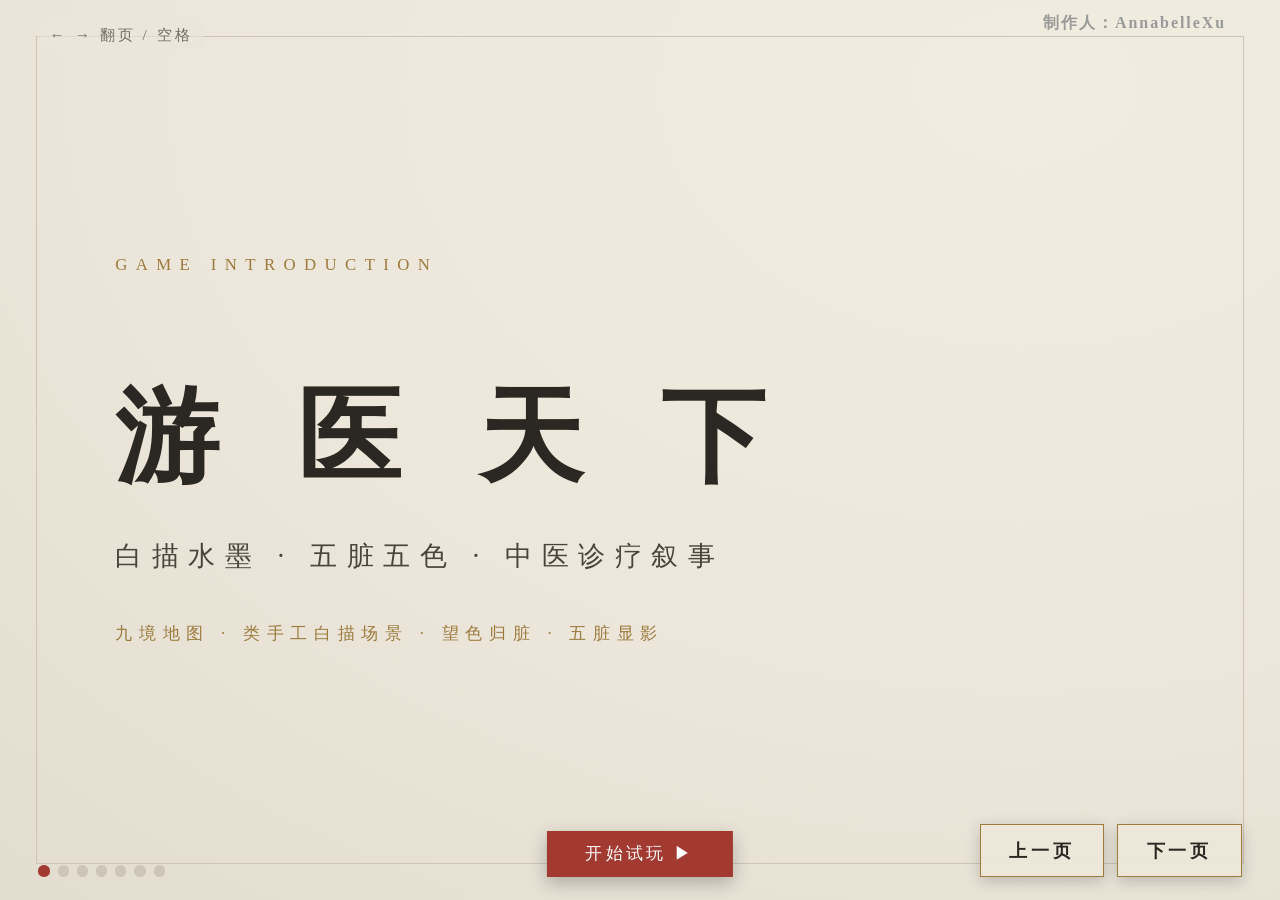
<file: index.html>
<!DOCTYPE html>
<html lang="zh-CN">
<head>
<meta charset="UTF-8">
<meta name="viewport" content="width=device-width, initial-scale=1.0">
<title>游医天下（五脏五色 · 手工级显影）</title>
<link rel="icon" href="favicon.svg" type="image/svg+xml">
<link rel="stylesheet" href="styles.css">
<style>
  /* ===== 开始试玩按钮（放在介绍页内，不占用顶部；随介绍页一起消失） ===== */
  #startTrial{
    position:fixed; bottom:2.6vh; left:50%; transform:translateX(-50%);
    z-index:60; font-family:inherit; font-size:1.05rem; letter-spacing:.2em;
    color:#fff; background:var(--red); border:none; padding:.7rem 2.4rem;
    cursor:pointer; box-shadow:0 6px 18px rgba(0,0,0,.25);
  }
  #startTrial:hover{ background:#8f322b; }

  /* ===== 介绍页样式（取自 game_intro.html） ===== */
  :root{
    --ink:#2b2723; --ink2:#4a443d; --paper:#ece7da; --paper2:#e3ddd0;
    --gold:#9c7b3f; --red:#a33a32; --line:#cdc6b6;
  }
  #introRoot{ position:absolute; inset:0; }
  #deck{ position:relative; width:100vw; height:100vh; overflow:hidden; }
  .slide{
    position:absolute; inset:0; display:none; flex-direction:column; justify-content:center;
    padding:7vh 9vw; background:
      radial-gradient(120% 120% at 80% 10%, #f1ece0 0%, var(--paper) 55%, var(--paper2) 100%);
    opacity:0; transition:opacity .5s ease;
  }
  .slide.active{ display:flex; opacity:1; }
  .slide::after{ content:""; position:fixed; inset:4vmin; border:1px solid var(--line); pointer-events:none; }

  .tag{ font-size:1.05rem; letter-spacing:.5em; color:var(--gold); margin-bottom:1.2rem; }
  h1{ font-size:5.2rem; line-height:1.1; letter-spacing:.15em; margin-bottom:1.2rem; }
  h2{ font-size:2.6rem; letter-spacing:.12em; margin-bottom:2rem; position:relative; padding-left:1.4rem; }
  h2::before{ content:""; position:absolute; left:0; top:.25em; bottom:.25em; width:.28em; background:var(--red); }
  .sub{ font-size:1.5rem; color:var(--ink2); letter-spacing:.2em; }
  .lead{ font-size:1.35rem; color:var(--ink2); line-height:1.9; max-width:62ch; }

  .grid{ display:grid; grid-template-columns:1fr 1fr; gap:2.2rem 3.5rem; max-width:1100px; }
  .card{ border-left:3px solid var(--gold); padding-left:1.2rem; }
  .card .k{ font-size:1.5rem; color:var(--red); letter-spacing:.1em; margin-bottom:.4rem; }
  .card .v{ font-size:1.12rem; color:var(--ink2); line-height:1.75; }

  .flow{ display:flex; flex-wrap:wrap; gap:1rem 0; align-items:stretch; }
  .step{ flex:1 1 18%; min-width:150px; background:#f5f1e7; border:1px solid var(--line); padding:1.1rem 1rem; text-align:center; }
  .step .n{ font-size:1.1rem; color:var(--gold); }
  .step .t{ font-size:1.2rem; margin:.4rem 0; letter-spacing:.1em; }
  .step .d{ font-size:.95rem; color:var(--ink2); line-height:1.6; }
  .arrow{ align-self:center; color:var(--gold); font-size:1.6rem; padding:0 .4rem; }

  .cover-title{ font-size:6.5rem; letter-spacing:.25em; }
  .cover-sub{ margin-top:1.5rem; font-size:1.7rem; color:var(--ink2); letter-spacing:.35em; }
  .cover-meta{ margin-top:3rem; font-size:1.05rem; color:var(--gold); letter-spacing:.4em; }

  .num{ position:absolute; right:6vw; bottom:6vh; font-size:8rem; color:rgba(156,123,63,.16); font-weight:bold; }

  #introRoot .nav{ position:fixed; bottom:2.6vh; right:3vw; z-index:55; display:flex; gap:.8rem; }
  #introRoot .nav button{
    font-family:inherit; font-size:1.15rem; letter-spacing:.2em; color:var(--ink); font-weight:bold;
    background:rgba(236,231,218,.95); border:1px solid var(--gold); padding:.8rem 1.8rem; cursor:pointer;
    box-shadow:0 4px 14px rgba(0,0,0,.2);
  }
  #introRoot .nav button:hover{ background:var(--gold); color:#fff; }
  #introRoot .dots{ position:fixed; bottom:2.6vh; left:3vw; z-index:50; display:flex; gap:.5rem; }
  #introRoot .dots i{ width:.7rem; height:.7rem; border-radius:50%; background:var(--line); cursor:pointer; }
  #introRoot .dots i.on{ background:var(--red); }
  #introRoot .hint{ position:fixed; top:2.4vh; left:3vw; z-index:50; font-size:.95rem; color:rgba(74,68,61,.75); letter-spacing:.2em; background:rgba(236,231,218,.6); padding:.2rem .7rem; }
  #introRoot .credit{ position:fixed; top:1.4vmin; right:6vmin; z-index:50; font-size:1rem; color:#9a9a9a; letter-spacing:.12em; font-weight:bold; }

  @media (max-width:780px){
    .slide{ padding:5vh 6vw; justify-content:flex-start; overflow-y:auto; }
    .tag{ font-size:.8rem; letter-spacing:.3em; margin-bottom:.8rem; }
    h1{ font-size:2.6rem; letter-spacing:.08em; }
    h2{ font-size:1.7rem; letter-spacing:.08em; margin-bottom:1.2rem; }
    .sub{ font-size:1.05rem; letter-spacing:.12em; }
    .lead{ font-size:1rem; line-height:1.8; max-width:none; }
    .cover-title{ font-size:clamp(40px,16vw,84px); letter-spacing:.12em; }
    .cover-sub{ font-size:1.1rem; letter-spacing:.2em; }
    .cover-meta{ font-size:.85rem; letter-spacing:.2em; margin-top:1.6rem; }
    .grid{ grid-template-columns:1fr; gap:1.4rem 0; max-width:none; }
    .card .k{ font-size:1.2rem; }
    .card .v{ font-size:1rem; line-height:1.7; }
    .flow{ flex-direction:column; align-items:stretch; gap:.5rem; }
    .step{ flex:1 1 auto; min-width:0; }
    .arrow{ transform:rotate(90deg); padding:.1rem 0; align-self:center; }
    .num{ font-size:4.5rem; right:4vw; bottom:2vh; }
    #introRoot .nav{ bottom:1.2vh; right:3vw; }
    #introRoot .nav button{ font-size:.8rem; padding:.4rem .8rem; letter-spacing:.1em; }
    #introRoot .dots i{ width:.55rem; height:.55rem; }
    #introRoot .hint{ font-size:.72rem; }
    #introRoot .credit{ font-size:.78rem; }
    #startTrial{ bottom:6vh; font-size:.9rem; padding:.6rem 1.6rem; }
  }
</style>
<script type="importmap">
{
  "imports": {
    "three": "./vendor/three.module.js"
  }
}
</script>
</head>
<body>

  <!-- 全局错误浮层：在模块加载前注册，便于暴露 ES Module 加载失败等静默错误 -->
  <script>
  (function () {
    function box() {
      var b = document.getElementById('errBox');
      if (!b) {
        b = document.createElement('div'); b.id = 'errBox';
        b.style.cssText = 'position:fixed;left:0;right:0;top:0;z-index:99999;background:#7a1f1f;color:#fff;font:12.5px/1.6 ui-monospace,Menlo,Consolas,monospace;padding:10px 14px;white-space:pre-wrap;max-height:40vh;overflow:auto';
        document.body.appendChild(b);
      }
      return b;
    }
    window.addEventListener('error', function (e) {
      // 忽略图片等装饰性资源的加载失败（如 QR 缺失），避免弹出挡界面的红条；只暴露脚本/模块加载错误与 JS 异常
      if (e.target && e.target.tagName === 'IMG') return;
      var m = e.message || (e.error && e.error.message) || (e.target && (e.target.src || e.target.href) ? ('资源加载失败: ' + (e.target.src || e.target.href)) : '未知错误');
      box().textContent += '\n[错误] ' + m;
    }, true);
    window.addEventListener('unhandledrejection', function (e) {
      box().textContent += '\n[Promise] ' + ((e.reason && e.reason.message) || e.reason);
    });
  })();
  </script>

  <!-- ===== 介绍视图（幻灯片） ===== -->
  <div id="introRoot">
    <div id="deck">
      <section class="slide active">
        <div class="tag">GAME INTRODUCTION</div>
        <h1 class="cover-title">游 医 天 下</h1>
        <div class="cover-sub">白描水墨 · 五脏五色 · 中医诊疗叙事</div>
        <div class="cover-meta">九境地图 · 类手工白描场景 · 望色归脏 · 五脏显影</div>
      </section>

      <section class="slide">
        <div class="tag">01 / POSITIONING</div>
        <h2>产品定位</h2>
        <div class="grid">
          <div class="card"><div class="k">品类</div><div class="v">以中医「五脏五色」学说为核心的国风叙事解谜游戏，将传统诊疗化为可玩机制。</div></div>
          <div class="card"><div class="k">美术</div><div class="v">白描水墨 + 低多边形立体，黑白山水意境与现代程序化美术相融合。</div></div>
          <div class="card"><div class="k">形态</div><div class="v">上帝视角九境地图探索，每境一座 Three.js 实时渲染的类手工白描场景，循河而上次第解锁。</div></div>
          <div class="card"><div class="k">受众</div><div class="v">国风文化爱好者、中医科普人群、叙事与解谜游戏玩家；兼具娱乐与文化传播价值。</div></div>
          <div class="card"><div class="k">差异化</div><div class="v">把「处方」变成可操作的五行调色系统，以望色归脏与五脏显影承载叙事，而非传统战斗驱动。</div></div>
          <div class="card"><div class="k">价值主张</div><div class="v">在游戏里读懂五脏五色，用「拟方」改变世界，以一介游医之眼遍历九境时疫。</div></div>
        </div>
        <div class="num">壹</div>
      </section>

      <section class="slide">
        <div class="tag">02 / TECHNOLOGY</div>
        <h2>核心技术应用</h2>
        <div class="grid">
          <div class="card"><div class="k">Three.js 实时渲染</div><div class="v">程序化占位 + glTF 加载，类手工白描场景的雾色、灯光随组方实时变化，构建可交互世界。</div></div>
          <div class="card"><div class="k">glTF 资产加载</div><div class="v">支持外部模型导入与程序化占位，人物与场景可平滑替换升级。</div></div>
          <div class="card"><div class="k">五脏五色组方系统</div><div class="v">数据驱动的状态映射：五色剂量实时作用于场景雾色、灯光与角色腰带色。</div></div>
          <div class="card"><div class="k">望色归脏推演</div><div class="v">拍照上传 → 五色归脏 → 拟方推演，并结合八字四柱参定先天体质与取向。</div></div>
          <div class="card"><div class="k">手工级五脏显影</div><div class="v">角色身上实时显影「五色入五脏」，把中医理论具象化为可视反馈。</div></div>
          <div class="card"><div class="k">轻量前端架构</div><div class="v">importmap + ES Modules，零构建即可在浏览器运行，便于演示与分发。</div></div>
        </div>
        <div class="num">贰</div>
      </section>

      <section class="slide">
        <div class="tag">03 / CREATIVITY</div>
        <h2>游戏创意点说明</h2>
        <div class="grid">
          <div class="card"><div class="k">拟方即调色</div><div class="v">将中医处方抽象为「肝青/心赤/脾黄/肺白/肾黑」五色剂量，用调色盘代替开方。</div></div>
          <div class="card"><div class="k">五脏显影</div><div class="v">角色身上实时显影「五色入五脏」的疗效反馈，具象化中医理论，可开合查看。</div></div>
          <div class="card"><div class="k">望色归脏</div><div class="v">上传一张照片，依「五色入五脏」推演归脏并拟方，把望诊变成可玩机制。</div></div>
          <div class="card"><div class="k">环境即反馈</div><div class="v">场景雾色、灯光、腰带色随组方实时晕染，让「药效」可见可感。</div></div>
          <div class="card"><div class="k">九境叙事</div><div class="v">上帝视角地图循河解锁，九境各有偏性，组方施治串起整段行医治验。</div></div>
          <div class="card"><div class="k">白描 × 立体</div><div class="v">类手工白描线稿质感叠加低多边形立体空间，形成独特的中式极简视觉语言。</div></div>
        </div>
        <div class="num">叁</div>
      </section>

      <section class="slide">
        <div class="tag">04 / GAMEPLAY</div>
        <h2>核心玩法说明</h2>
        <div class="flow">
          <div class="step"><div class="n">壹</div><div class="t">探图解锁</div><div class="d">上帝视角九境地图，<br>循河而上逐境解锁。</div></div>
          <span class="arrow">→</span>
          <div class="step"><div class="n">贰</div><div class="t">入境观察</div><div class="d">进入类手工白描场景，<br>观察环境与人物气色，<br>判断该境偏性。</div></div>
          <span class="arrow">→</span>
          <div class="step"><div class="n">叁</div><div class="t">拟方调色</div><div class="d">调五脏五色剂量，<br>实时晕染雾色灯光与腰带色。</div></div>
          <span class="arrow">→</span>
          <div class="step"><div class="n">肆</div><div class="t">五脏显影</div><div class="d">查看角色身上五色入五脏的疗效反馈。</div></div>
          <span class="arrow">→</span>
          <div class="step"><div class="n">伍</div><div class="t">望色归脏</div><div class="d">拍照上传，<br>五色归脏并拟方推演，<br>结合八字参定先天体质。</div></div>
        </div>
        <p class="lead" style="margin-top:3rem;">玩家以「游医」身份遍历九境，用一套可视化的五脏五色组方体系应对不同疫病：每一次调色都是一次处方，每一处显影都是一次疗效，世界因你的药方而改变。</p>
        <div class="num">肆</div>
      </section>

      <section class="slide">
        <div class="tag">05 / NPC · GNPC</div>
        <h2>会聊天的药灵 · 智能体对话</h2>
        <div class="grid">
          <div class="card"><div class="k">GNPC 智能体平台</div><div class="v">接入腾讯云 GNPC 智能体，把五脏五色、性味归经等中医知识注入可对话 NPC。</div></div>
          <div class="card"><div class="k">外泌体晨光</div><div class="v">游戏内常驻 NPC，玩家随时点开与它对话，问医理、问剧情、问组方思路。</div></div>
          <div class="card"><div class="k">望色归脏推演</div><div class="v">上传照片后，它依「五色入五脏」给出归脏与拟方推演，而非空泛应答。</div></div>
          <div class="card"><div class="k">对话驱动叙事</div><div class="v">NPC 依剧情语境应答，让「游医行脚」的叙事随对话自然推进。</div></div>
          <div class="card"><div class="k">同源安全调用</div><div class="v">NPC 调用经本地代理签名转发，密钥不落前端，规避 CORS 与泄露。</div></div>
          <div class="card"><div class="k">可玩化科普</div><div class="v">把枯燥的中医术语变成可对话、可试玩的活体验，兼顾趣味与传播。</div></div>
        </div>
        <div class="num">伍</div>
      </section>

      <section class="slide" style="justify-content:flex-start;padding-top:9vh;">
        <div class="tag" style="text-align:center;">TRY / 扫码试玩</div>
        <h2 style="text-align:center;padding-left:0;">扫码即玩《游医天下》</h2>
        <div style="display:flex;justify-content:center;margin-top:1.5rem;">
          <img src="qrcode_play.png" alt="扫码试玩" style="width:min(46vmin,360px);height:auto;border:1px solid var(--line);background:var(--paper);padding:10px;" onerror="this.style.display='none';var f=document.getElementById('qrFallback');if(f)f.style.display='block';">
          <div id="qrFallback" style="display:none;text-align:center;font-size:1.05rem;color:var(--ink2);letter-spacing:.15em;line-height:2;">
            （二维码生成中…）<br>请直接使用下方「开始试玩 ▶」
          </div>
        </div>
        <p class="lead" style="text-align:center;margin:1.6rem auto 0;">手机扫码进入在线试玩 · 与「外泌体晨光」对话，<br>体验望色归脏拟方</p>
        <p style="text-align:center;color:var(--gold);letter-spacing:.12em;font-size:1rem;margin-top:.6rem;">点击下方「开始试玩」即可在网页内直接游玩</p>
      </section>
    </div>

    <div class="hint">← → 翻页 / 空格</div>
    <div class="credit">制作人：AnnabelleXu</div>
    <div class="dots" id="dots"></div>
    <div class="nav">
      <button id="prev">上一页</button>
      <button id="next">下一页</button>
    </div>
    <button id="startTrial">开始试玩 ▶</button>
  </div>

  <!-- ===== 游戏视图（默认隐藏，点击「开始试玩」后再加载模块） ===== -->
  <div id="gameRoot" style="display:none">

    <!-- 标题屏 -->
    <div id="title" class="screen on">
      <div class="sub">明清之交 · 瘟疫流行</div>
      <h1>游醫天下</h1>
      <div class="br"></div>
      <div class="sub">五脏五色 拟方 实时手工级显影</div>
      <button class="start" id="startBtn">入 卷</button>
      <div class="leaf">内容为虚构，如有雷同纯属巧合</div>
    </div>

    <!-- 世界地图屏（上帝视角） -->
    <div id="mapScreen" class="screen">
      <div class="map-wrap" id="mapWrap"></div>
      <div class="map-title"><b>天下疫图</b><span>上帝视角 · 点击地点入其境</span></div>
      <div class="map-hint">循河而上，九境次第解锁。点击地点入其境；拟方调五脏五色，实时晕染场景，并于人物身上显影五色于五脏——点角色可开合「手工级五脏显影」。</div>
    </div>

    <!-- 类手工白描场景屏 -->
    <div id="sceneScreen" class="screen">
      <div class="scene-stage" id="sceneStage">
        <div class="bg-layer" id="bgLayer"></div>
        <div class="veil" id="veil"></div>
        <div class="ctag" id="ctag">五脏显影 · 手工级</div>
      </div>
      <div class="scene-hud" id="sceneHud"></div>
      <div class="scene-tools" id="sceneTools"></div>
      <div class="drawer" id="drawer"></div>

      <div class="story-layer" id="storyLayer">
        <div class="story-shot">
          <div class="story-cap" id="storyCap"></div>
        </div>
        <div class="story-bar">
          <span id="storyStep"></span>
          <button class="btn primary" id="storyNext">继续 ▶</button>
        </div>
        <div class="analysis" id="analysis">
          <div class="a-card">
            <div class="a-title">本案情况分析</div>
            <div class="a-body" id="analysisBody"></div>
            <button class="btn primary" id="analysisGo">开始拟方 ▶</button>
          </div>
        </div>
      </div>

      <div class="outcome-layer" id="outcomeLayer">
        <div class="outcome-cap" id="outcomeCap"></div>
        <button class="btn primary outcome-go" id="outcomeGo">观此转归 ▶</button>
      </div>
    </div>

    <!-- 结局屏 -->
    <div id="endScreen" class="screen" style="align-items:center;justify-content:center;text-align:center;background:var(--paper)">
      <div class="inner" id="endInner"></div>
    </div>

    <div class="toast" id="toast"></div>
    <div class="disclaimer" id="disclaimer">⚕ 本游戏不构成临床用药建议 · 所拟方药仅供剧情演绎，有病请及时就医</div>
  </div>

  <!-- GNPC 聊天后端地址：默认为云函数公网地址（绑定自定义域名后对外可用）。
       本地联调时可改为 '' 走同源的本地 gnpc_proxy.py。 -->
  <script>window.GNPC_API = 'https://ai-native-d7gjgsyyefdea561d-1302042144.ap-shanghai.app.tcloudbase.com/gnpcChat/gnpc/chat';</script>

  <script>
  (function () {
    // ===== 介绍页幻灯片 =====
    var slides = Array.prototype.slice.call(document.querySelectorAll('#deck .slide'));
    var dots = document.getElementById('dots');
    var cur = 0;
    slides.forEach(function (_, i) {
      var d = document.createElement('i');
      if (i === 0) d.className = 'on';
      d.title = '第 ' + (i + 1) + ' 页';
      d.onclick = function () { go(i); };
      dots.appendChild(d);
    });
    function go(n) {
      cur = (n + slides.length) % slides.length;
      slides.forEach(function (s, i) { s.classList.toggle('active', i === cur); });
      Array.prototype.slice.call(dots.children).forEach(function (d, i) { d.classList.toggle('on', i === cur); });
    }
    document.getElementById('next').onclick = function () { go(cur + 1); };
    document.getElementById('prev').onclick = function () { go(cur - 1); };
    addEventListener('keydown', function (e) {
      if (e.key === 'ArrowRight' || e.key === ' ') { go(cur + 1); e.preventDefault(); }
      if (e.key === 'ArrowLeft') go(cur - 1);
    });

    // ===== 顶部视图切换 =====
    var introRoot = document.getElementById('introRoot');
    var gameRoot = document.getElementById('gameRoot');
    var gameLoaded = false;
    function loadGame() {
      if (gameLoaded) return;
      gameLoaded = true;
      // 先加载 data.js(经典脚本)，onload 后再顺序注入 art3d.js / game.js(模块)，确保依赖顺序
      var s0 = document.createElement('script'); s0.src = 'data.js';
      s0.onload = function () {
        var s1 = document.createElement('script'); s1.type = 'module'; s1.src = 'art3d.js'; document.body.appendChild(s1);
        var s2 = document.createElement('script'); s2.type = 'module'; s2.src = 'game.js'; document.body.appendChild(s2);
      };
      document.body.appendChild(s0);
    }
    function show(view) {
      if (view === 'game') {
        introRoot.style.display = 'none';
        gameRoot.style.display = '';
        loadGame();
        // 容器刚变为可见，触发一次 resize 让 Three.js 正确取尺寸
        setTimeout(function () { window.dispatchEvent(new Event('resize')); }, 60);
      } else {
        gameRoot.style.display = 'none';
        introRoot.style.display = '';
      }
    }
    var startTrial = document.getElementById('startTrial');
    if (startTrial) startTrial.addEventListener('click', function () { show('game'); });
  })();
  </script>

  <script>
  /* 底部免责条在竖屏会折行变高（约 30px → 45px），固定值避让不够。
     这里量出它的真实高度写入 --barH，供入卷页、地图提示、抽屉、提示条等底部元素让位。 */
  (function () {
    var bar = document.getElementById('disclaimer');
    var root = document.documentElement;
    function syncBarH() {
      if (!bar) return;
      var h = Math.ceil(bar.getBoundingClientRect().height);
      if (h > 0) root.style.setProperty('--barH', h + 'px');
    }
    syncBarH();
    addEventListener('load', syncBarH);
    addEventListener('resize', syncBarH);
    addEventListener('orientationchange', function () { setTimeout(syncBarH, 150); });
    if (window.ResizeObserver) { try { new ResizeObserver(syncBarH).observe(bar); } catch (e) {} }
  })();
  </script>
</body>
</html>
</file>
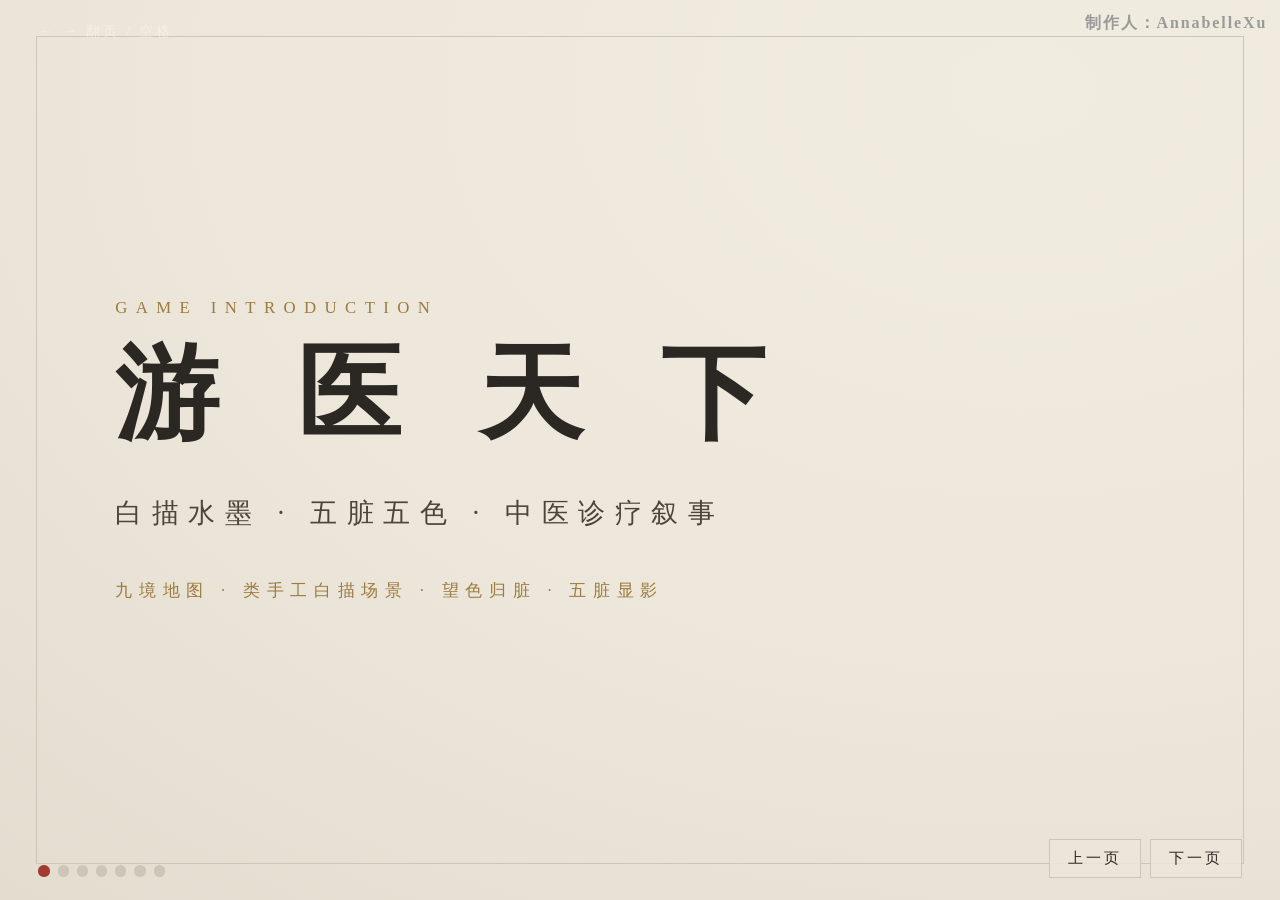
<file: game_intro.html>
<!DOCTYPE html>
<html lang="zh-CN">
<head>
<meta charset="UTF-8">
<meta name="viewport" content="width=device-width, initial-scale=1.0">
<title>游医天下 · 游戏介绍</title>
<link rel="icon" href="favicon.svg" type="image/svg+xml">
<style>
  * { margin:0; padding:0; box-sizing:border-box; }
  :root{
    --ink:#2b2723; --ink2:#4a443d; --paper:#ece7da; --paper2:#e3ddd0;
    --gold:#9c7b3f; --red:#a33a32; --line:#cdc6b6;
  }
  html,body{ height:100%; background:#1b1916; font-family:"Songti SC","STSong","Noto Serif SC",serif; color:var(--ink); }
  #deck{ position:relative; width:100vw; height:100vh; overflow:hidden; }
  .slide{
    position:absolute; inset:0; display:none; flex-direction:column; justify-content:center;
    padding:7vh 9vw; background:
      radial-gradient(120% 120% at 80% 10%, #f1ece0 0%, var(--paper) 55%, var(--paper2) 100%);
    opacity:0; transition:opacity .5s ease;
  }
  .slide.active{ display:flex; opacity:1; }
  .slide::after{ content:""; position:absolute; inset:4vmin; border:1px solid var(--line); pointer-events:none; }

  .tag{ font-size:1.05rem; letter-spacing:.5em; color:var(--gold); margin-bottom:1.2rem; }
  h1{ font-size:5.2rem; line-height:1.1; letter-spacing:.15em; margin-bottom:1.2rem; }
  h2{ font-size:2.6rem; letter-spacing:.12em; margin-bottom:2rem; position:relative; padding-left:1.4rem; }
  h2::before{ content:""; position:absolute; left:0; top:.25em; bottom:.25em; width:.28em; background:var(--red); }
  .sub{ font-size:1.5rem; color:var(--ink2); letter-spacing:.2em; }
  .lead{ font-size:1.35rem; color:var(--ink2); line-height:1.9; max-width:62ch; }

  .grid{ display:grid; grid-template-columns:1fr 1fr; gap:2.2rem 3.5rem; max-width:1100px; }
  .card{ border-left:3px solid var(--gold); padding-left:1.2rem; }
  .card .k{ font-size:1.5rem; color:var(--red); letter-spacing:.1em; margin-bottom:.4rem; }
  .card .v{ font-size:1.12rem; color:var(--ink2); line-height:1.75; }

  .flow{ display:flex; flex-wrap:wrap; gap:1rem 0; align-items:stretch; }
  .step{ flex:1 1 18%; min-width:150px; background:#f5f1e7; border:1px solid var(--line); padding:1.1rem 1rem; text-align:center; }
  .step .n{ font-size:1.1rem; color:var(--gold); }
  .step .t{ font-size:1.2rem; margin:.4rem 0; letter-spacing:.1em; }
  .step .d{ font-size:.95rem; color:var(--ink2); line-height:1.6; }
  .arrow{ align-self:center; color:var(--gold); font-size:1.6rem; padding:0 .4rem; }

  .cover-title{ font-size:6.5rem; letter-spacing:.25em; }
  .cover-sub{ margin-top:1.5rem; font-size:1.7rem; color:var(--ink2); letter-spacing:.35em; }
  .cover-meta{ margin-top:3rem; font-size:1.05rem; color:var(--gold); letter-spacing:.4em; }

  .num{ position:absolute; right:6vw; bottom:6vh; font-size:8rem; color:rgba(156,123,63,.16); font-weight:bold; }

  .nav{ position:fixed; bottom:2.4vh; right:3vw; z-index:50; display:flex; gap:.6rem; }
  .nav button{
    font-family:inherit; font-size:.95rem; letter-spacing:.2em; color:var(--ink);
    background:rgba(236,231,218,.85); border:1px solid var(--line); padding:.5rem 1.1rem; cursor:pointer;
  }
  .nav button:hover{ background:var(--gold); color:#fff; }
  .dots{ position:fixed; bottom:2.6vh; left:3vw; z-index:50; display:flex; gap:.5rem; }
  .dots i{ width:.7rem; height:.7rem; border-radius:50%; background:var(--line); }
  .dots i.on{ background:var(--red); }
  .hint{ position:fixed; top:2.4vh; left:3vw; z-index:50; font-size:.9rem; color:rgba(255,255,255,.4); letter-spacing:.2em; }
  .credit{ position:fixed; top:1.4vmin; right:1.4vmin; z-index:50; font-size:1rem; color:#9a9a9a; letter-spacing:.12em; font-weight:bold; }

  /* 移动端竖屏适配 */
  @media (max-width:780px){
    .slide{ padding:5vh 6vw; justify-content:flex-start; overflow-y:auto; }
    .tag{ font-size:.8rem; letter-spacing:.3em; margin-bottom:.8rem; }
    h1{ font-size:2.6rem; letter-spacing:.08em; }
    h2{ font-size:1.7rem; letter-spacing:.08em; margin-bottom:1.2rem; }
    .sub{ font-size:1.05rem; letter-spacing:.12em; }
    .lead{ font-size:1rem; line-height:1.8; max-width:none; }
    .cover-title{ font-size:clamp(40px,16vw,84px); letter-spacing:.12em; }
    .cover-sub{ font-size:1.1rem; letter-spacing:.2em; }
    .cover-meta{ font-size:.85rem; letter-spacing:.2em; margin-top:1.6rem; }
    .grid{ grid-template-columns:1fr; gap:1.4rem 0; max-width:none; }
    .card .k{ font-size:1.2rem; }
    .card .v{ font-size:1rem; line-height:1.7; }
    .flow{ flex-direction:column; align-items:stretch; gap:.5rem; }
    .step{ flex:1 1 auto; min-width:0; }
    .arrow{ transform:rotate(90deg); padding:.1rem 0; align-self:center; }
    .num{ font-size:4.5rem; right:4vw; bottom:2vh; }
    .nav{ bottom:1.2vh; right:3vw; }
    .nav button{ font-size:.8rem; padding:.4rem .8rem; letter-spacing:.1em; }
    .dots i{ width:.55rem; height:.55rem; }
    .hint{ font-size:.72rem; }
    .credit{ font-size:.78rem; }
  }
</style>
</head>
<body>
<div id="deck">

  <!-- 封面 -->
  <section class="slide active">
    <div class="tag">GAME INTRODUCTION</div>
    <h1 class="cover-title">游 医 天 下</h1>
    <div class="cover-sub">白描水墨 · 五脏五色 · 中医诊疗叙事</div>
    <div class="cover-meta">九境地图 · 类手工白描场景 · 望色归脏 · 五脏显影</div>
  </section>

  <!-- ① 产品定位 -->
  <section class="slide">
    <div class="tag">01 / POSITIONING</div>
    <h2>产品定位</h2>
    <div class="grid">
      <div class="card"><div class="k">品类</div><div class="v">以中医「五脏五色」学说为核心的国风叙事解谜游戏，将传统诊疗化为可玩机制。</div></div>
      <div class="card"><div class="k">美术</div><div class="v">白描水墨 + 低多边形立体，黑白山水意境与现代程序化美术相融合。</div></div>
      <div class="card"><div class="k">形态</div><div class="v">上帝视角九境地图探索，每境一座 Three.js 实时渲染的类手工白描场景，循河而上次第解锁。</div></div>
      <div class="card"><div class="k">受众</div><div class="v">国风文化爱好者、中医科普人群、叙事与解谜游戏玩家；兼具娱乐与文化传播价值。</div></div>
      <div class="card"><div class="k">差异化</div><div class="v">把「处方」变成可操作的五行调色系统，以望色归脏与五脏显影承载叙事，而非传统战斗驱动。</div></div>
      <div class="card"><div class="k">价值主张</div><div class="v">在游戏里读懂五脏五色，用「拟方」改变世界，以一介游医之眼遍历九境时疫。</div></div>
    </div>
    <div class="num">壹</div>
  </section>

  <!-- ② 核心技术应用 -->
  <section class="slide">
    <div class="tag">02 / TECHNOLOGY</div>
    <h2>核心技术应用</h2>
    <div class="grid">
      <div class="card"><div class="k">Three.js 实时渲染</div><div class="v">程序化占位 + glTF 加载，类手工白描场景的雾色、灯光随组方实时变化，构建可交互世界。</div></div>
      <div class="card"><div class="k">glTF 资产加载</div><div class="v">支持外部模型导入与程序化占位，人物与场景可平滑替换升级。</div></div>
      <div class="card"><div class="k">五脏五色组方系统</div><div class="v">数据驱动的状态映射：五色剂量实时作用于场景雾色、灯光与角色腰带色。</div></div>
      <div class="card"><div class="k">望色归脏推演</div><div class="v">拍照上传 → 五色归脏 → 拟方推演，并结合八字四柱参定先天体质与取向。</div></div>
      <div class="card"><div class="k">手工级五脏显影</div><div class="v">角色身上实时显影「五色入五脏」，把中医理论具象化为可视反馈。</div></div>
      <div class="card"><div class="k">轻量前端架构</div><div class="v">importmap + ES Modules，零构建即可在浏览器运行，便于演示与分发。</div></div>
    </div>
    <div class="num">贰</div>
  </section>

  <!-- ③ 游戏创意点 -->
  <section class="slide">
    <div class="tag">03 / CREATIVITY</div>
    <h2>游戏创意点说明</h2>
    <div class="grid">
      <div class="card"><div class="k">拟方即调色</div><div class="v">将中医处方抽象为「肝青/心赤/脾黄/肺白/肾黑」五色剂量，用调色盘代替开方。</div></div>
      <div class="card"><div class="k">五脏显影</div><div class="v">角色身上实时显影「五色入五脏」的疗效反馈，具象化中医理论，可开合查看。</div></div>
      <div class="card"><div class="k">望色归脏</div><div class="v">上传一张照片，依「五色入五脏」推演归脏并拟方，把望诊变成可玩机制。</div></div>
      <div class="card"><div class="k">环境即反馈</div><div class="v">场景雾色、灯光、腰带色随组方实时晕染，让「药效」可见可感。</div></div>
      <div class="card"><div class="k">九境叙事</div><div class="v">上帝视角地图循河解锁，九境各有偏性，组方施治串起整段行医治验。</div></div>
      <div class="card"><div class="k">白描 × 立体</div><div class="v">类手工白描线稿质感叠加低多边形立体空间，形成独特的中式极简视觉语言。</div></div>
    </div>
    <div class="num">叁</div>
  </section>

  <!-- ④ 核心玩法 -->
  <section class="slide">
    <div class="tag">04 / GAMEPLAY</div>
    <h2>核心玩法说明</h2>
    <div class="flow">
      <div class="step"><div class="n">壹</div><div class="t">探图解锁</div><div class="d">上帝视角九境地图，循河而上逐境解锁。</div></div>
      <span class="arrow">→</span>
      <div class="step"><div class="n">贰</div><div class="t">入境观察</div><div class="d">进入类手工白描场景，观察环境与人物气色，判断该境偏性。</div></div>
      <span class="arrow">→</span>
      <div class="step"><div class="n">叁</div><div class="t">拟方调色</div><div class="d">调五脏五色剂量，实时晕染雾色灯光与腰带色。</div></div>
      <span class="arrow">→</span>
      <div class="step"><div class="n">肆</div><div class="t">五脏显影</div><div class="d">查看角色身上五色入五脏的疗效反馈。</div></div>
      <span class="arrow">→</span>
      <div class="step"><div class="n">伍</div><div class="t">望色归脏</div><div class="d">拍照上传，五色归脏并拟方推演，结合八字参定先天体质。</div></div>
    </div>
    <p class="lead" style="margin-top:3rem;">玩家以「游医」身份遍历九境，用一套可视化的五脏五色组方体系应对不同疫病：每一次调色都是一次处方，每一处显影都是一次疗效，世界因你的药方而改变。</p>
    <div class="num">肆</div>
  </section>

  <!-- ⑤ GNPC 智能体对话 -->
  <section class="slide">
    <div class="tag">05 / NPC · GNPC</div>
    <h2>会聊天的药灵 · 智能体对话</h2>
    <div class="grid">
      <div class="card"><div class="k">GNPC 智能体平台</div><div class="v">接入腾讯云 GNPC 智能体，把五脏五色、性味归经等中医知识注入可对话 NPC。</div></div>
      <div class="card"><div class="k">外泌体晨光</div><div class="v">游戏内常驻 NPC，玩家随时点开与它对话，问医理、问剧情、问组方思路。</div></div>
      <div class="card"><div class="k">望色归脏推演</div><div class="v">上传照片后，它依「五色入五脏」给出归脏与拟方推演，而非空泛应答。</div></div>
      <div class="card"><div class="k">对话驱动叙事</div><div class="v">NPC 依剧情语境应答，让「游医行脚」的叙事随对话自然推进。</div></div>
      <div class="card"><div class="k">同源安全调用</div><div class="v">NPC 调用经本地代理签名转发，密钥不落前端，规避 CORS 与泄露。</div></div>
      <div class="card"><div class="k">可玩化科普</div><div class="v">把枯燥的中医术语变成可对话、可试玩的活体验，兼顾趣味与传播。</div></div>
    </div>
    <div class="num">伍</div>
  </section>

  <!-- ⑥ 扫码试玩（末页 · 二维码居中） -->
  <section class="slide" style="justify-content:flex-start;padding-top:9vh;">
    <div class="tag" style="text-align:center;">TRY / 扫码试玩</div>
    <h2 style="text-align:center;padding-left:0;">扫码即玩《游医天下》</h2>
    <div style="display:flex;justify-content:center;margin-top:1.5rem;">
      <img src="qrcode_play.png" alt="扫码试玩" style="width:min(46vmin,360px);height:auto;border:1px solid var(--line);background:var(--paper);padding:10px;">
    </div>
    <p class="lead" style="text-align:center;margin:1.6rem auto 0;">手机扫码进入在线试玩 · 与「外泌体晨光」对话，体验望色归脏拟方</p>
    <p style="text-align:center;color:var(--gold);letter-spacing:.12em;font-size:1rem;margin-top:.6rem;">https://annabellexyq.github.io/youyi-tianxia-3d/</p>
  </section>

</div>

<div class="hint">← → 翻页 / 空格</div>
<div class="credit">制作人：AnnabelleXu</div>
<div class="dots" id="dots"></div>
<div class="nav">
  <button id="prev">上一页</button>
  <button id="next">下一页</button>
</div>

<script>
  const slides=[...document.querySelectorAll('.slide')];
  const dots=document.getElementById('dots');
  let cur=0;
  slides.forEach((_,i)=>{ const d=document.createElement('i'); if(i===0)d.className='on'; dots.appendChild(d); });
  function go(n){ cur=(n+slides.length)%slides.length; slides.forEach((s,i)=>s.classList.toggle('active',i===cur)); [...dots.children].forEach((d,i)=>d.classList.toggle('on',i===cur)); }
  document.getElementById('next').onclick=()=>go(cur+1);
  document.getElementById('prev').onclick=()=>go(cur-1);
  addEventListener('keydown',e=>{ if(e.key==='ArrowRight'||e.key===' '){go(cur+1);e.preventDefault();} if(e.key==='ArrowLeft')go(cur-1); });
</script>
</body>
</html>
</file>
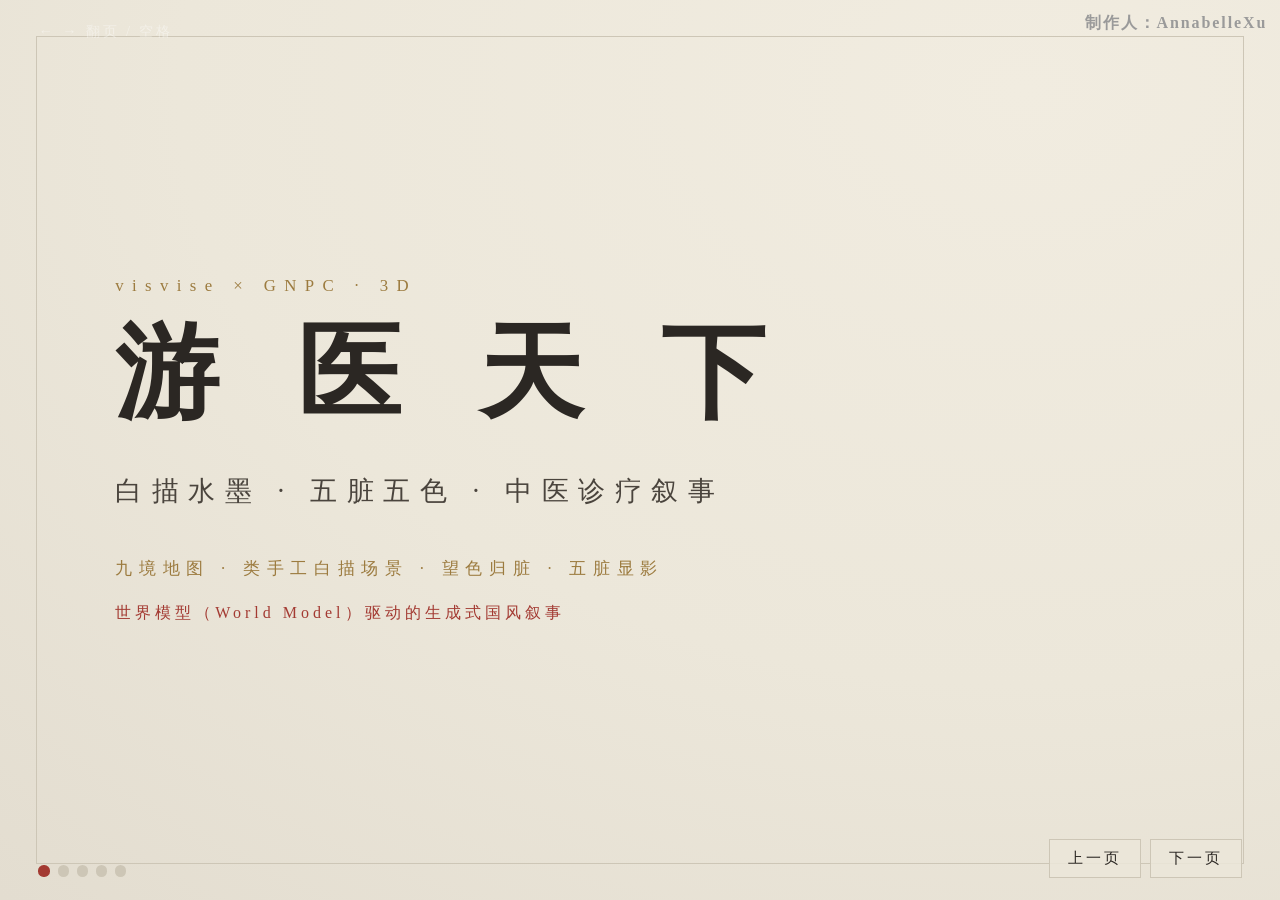
<file: game_intro_v1.html>
<!DOCTYPE html>
<html lang="zh-CN">
<head>
<meta charset="UTF-8">
<meta name="viewport" content="width=device-width, initial-scale=1.0">
<title>游医天下 · 游戏介绍（第一版 · 含 GNPC / visvise / 世界模型）</title>
<style>
  * { margin:0; padding:0; box-sizing:border-box; }
  :root{
    --ink:#2b2723; --ink2:#4a443d; --paper:#ece7da; --paper2:#e3ddd0;
    --gold:#9c7b3f; --red:#a33a32; --line:#cdc6b6;
  }
  html,body{ height:100%; background:#1b1916; font-family:"Songti SC","STSong","Noto Serif SC",serif; color:var(--ink); }
  #deck{ position:relative; width:100vw; height:100vh; overflow:hidden; }
  .slide{
    position:absolute; inset:0; display:none; flex-direction:column; justify-content:center;
    padding:7vh 9vw; background:
      radial-gradient(120% 120% at 80% 10%, #f1ece0 0%, var(--paper) 55%, var(--paper2) 100%);
    opacity:0; transition:opacity .5s ease; overflow-y:auto;
  }
  .slide.active{ display:flex; opacity:1; }
  .slide::after{ content:""; position:absolute; inset:4vmin; border:1px solid var(--line); pointer-events:none; }

  .tag{ font-size:1.05rem; letter-spacing:.5em; color:var(--gold); margin-bottom:1.2rem; }
  h1{ font-size:5.2rem; line-height:1.1; letter-spacing:.15em; margin-bottom:1.2rem; }
  h2{ font-size:2.6rem; letter-spacing:.12em; margin-bottom:2rem; position:relative; padding-left:1.4rem; }
  h2::before{ content:""; position:absolute; left:0; top:.25em; bottom:.25em; width:.28em; background:var(--red); }
  .sub{ font-size:1.5rem; color:var(--ink2); letter-spacing:.2em; }
  .lead{ font-size:1.35rem; color:var(--ink2); line-height:1.9; max-width:62ch; }

  .grid{ display:grid; grid-template-columns:1fr 1fr; gap:2.2rem 3.5rem; max-width:1100px; }
  .card{ border-left:3px solid var(--gold); padding-left:1.2rem; }
  .card .k{ font-size:1.5rem; color:var(--red); letter-spacing:.1em; margin-bottom:.4rem; }
  .card .v{ font-size:1.12rem; color:var(--ink2); line-height:1.75; }
  .card.gnpc{ border-left-color:var(--red); }

  .flow{ display:flex; flex-wrap:wrap; gap:1rem 0; align-items:stretch; }
  .step{ flex:1 1 18%; min-width:150px; background:#f5f1e7; border:1px solid var(--line); padding:1.1rem 1rem; text-align:center; }
  .step .n{ font-size:1.1rem; color:var(--gold); }
  .step .t{ font-size:1.2rem; margin:.4rem 0; letter-spacing:.1em; }
  .step .d{ font-size:.95rem; color:var(--ink2); line-height:1.6; }
  .arrow{ align-self:center; color:var(--gold); font-size:1.6rem; padding:0 .4rem; }

  .cover-title{ font-size:6.5rem; letter-spacing:.25em; }
  .cover-sub{ margin-top:1.5rem; font-size:1.7rem; color:var(--ink2); letter-spacing:.35em; }
  .cover-meta{ margin-top:3rem; font-size:1.05rem; color:var(--gold); letter-spacing:.4em; }
  .cover-badge{ margin-top:1.4rem; font-size:1.0rem; color:var(--red); letter-spacing:.25em; }

  .num{ position:absolute; right:6vw; bottom:6vh; font-size:8rem; color:rgba(156,123,63,.16); font-weight:bold; }

  .nav{ position:fixed; bottom:2.4vh; right:3vw; z-index:50; display:flex; gap:.6rem; }
  .nav button{
    font-family:inherit; font-size:.95rem; letter-spacing:.2em; color:var(--ink);
    background:rgba(236,231,218,.85); border:1px solid var(--line); padding:.5rem 1.1rem; cursor:pointer;
  }
  .nav button:hover{ background:var(--gold); color:#fff; }
  .dots{ position:fixed; bottom:2.6vh; left:3vw; z-index:50; display:flex; gap:.5rem; }
  .dots i{ width:.7rem; height:.7rem; border-radius:50%; background:var(--line); }
  .dots i.on{ background:var(--red); }
  .hint{ position:fixed; top:2.4vh; left:3vw; z-index:50; font-size:.9rem; color:rgba(255,255,255,.4); letter-spacing:.2em; }
  .credit{ position:fixed; top:1.4vmin; right:1.4vmin; z-index:50; font-size:1rem; color:#9a9a9a; letter-spacing:.12em; font-weight:bold; }
</style>
</head>
<body>
<div id="deck">

  <!-- 封面 -->
  <section class="slide active">
    <div class="tag">visvise × GNPC · 3D</div>
    <h1 class="cover-title">游 医 天 下</h1>
    <div class="cover-sub">白描水墨 · 五脏五色 · 中医诊疗叙事</div>
    <div class="cover-meta">九境地图 · 类手工白描场景 · 望色归脏 · 五脏显影</div>
    <div class="cover-badge">世界模型（World Model）驱动的生成式国风叙事</div>
  </section>

  <!-- ① 产品定位 -->
  <section class="slide">
    <div class="tag">01 / POSITIONING</div>
    <h2>产品定位</h2>
    <div class="grid">
      <div class="card"><div class="k">品类</div><div class="v">以中医「五脏五色」学说为核心的国风叙事解谜游戏，将传统诊疗化为可玩机制。</div></div>
      <div class="card"><div class="k">美术</div><div class="v">白描水墨 + 低多边形立体（visvise 生成），黑白山水意境与现代程序化美术相融合。</div></div>
      <div class="card"><div class="k">形态</div><div class="v">上帝视角九境地图探索，每境一座 Three.js 实时渲染的类手工白描场景，循河而上次第解锁。</div></div>
      <div class="card"><div class="k">受众</div><div class="v">国风文化爱好者、中医科普人群、叙事与解谜游戏玩家；兼具娱乐与文化传播价值。</div></div>
      <div class="card"><div class="k">差异化</div><div class="v">把「处方」变成可操作的五行调色系统，以望色归脏与五脏显影承载叙事，而非传统战斗驱动。</div></div>
      <div class="card"><div class="k">价值主张</div><div class="v">在游戏里读懂五脏五色，用「拟方」改变世界，以一介游医之眼遍历九境时疫。</div></div>
    </div>
    <div class="num">壹</div>
  </section>

  <!-- ② 核心技术应用 -->
  <section class="slide">
    <div class="tag">02 / TECHNOLOGY</div>
    <h2>核心技术应用</h2>
    <div class="grid">
      <div class="card"><div class="k">Three.js 实时渲染</div><div class="v">程序化占位 + glTF 加载，类手工白描场景的雾色、灯光随组方实时变化，构建可交互世界。</div></div>
      <div class="card"><div class="k">glTF 资产加载</div><div class="v">支持外部模型导入与程序化占位，人物与场景可平滑替换升级。</div></div>
      <div class="card"><div class="k">五脏五色组方系统（世界模型）</div><div class="v">数据驱动的世界模型（World Model）：五色剂量实时作用于场景雾色、灯光与角色腰带色，世界随方而变。</div></div>
      <div class="card"><div class="k">望色归脏推演</div><div class="v">拍照上传 → 五色归脏 → 拟方推演，并结合八字四柱参定先天体质与取向。</div></div>
      <div class="card gnpc"><div class="k">GNPC 生成式 NPC</div><div class="v">每境接入 gnpc.qq.com 的 AI NPC，玩家拟方作为上下文注入，NPC 就药方做出反应，让世界有回应。</div></div>
      <div class="card"><div class="k">visvise 3D 美术生成</div><div class="v">通过 Maya 插件 visvise 生成白描立体的 3D 人物与场景，导出 glTF 平滑替换程序化占位。</div></div>
      <div class="card"><div class="k">手工级五脏显影</div><div class="v">角色身上实时显影「五色入五脏」，把中医理论具象化为可视反馈。</div></div>
      <div class="card"><div class="k">轻量前端架构</div><div class="v">importmap + ES Modules，零构建即可在浏览器运行，便于演示与分发。</div></div>
    </div>
    <div class="num">贰</div>
  </section>

  <!-- ③ 游戏创意点 -->
  <section class="slide">
    <div class="tag">03 / CREATIVITY</div>
    <h2>游戏创意点说明</h2>
    <div class="grid">
      <div class="card"><div class="k">拟方即调色</div><div class="v">将中医处方抽象为「肝青/心赤/脾黄/肺白/肾黑」五色剂量，用调色盘代替开方。</div></div>
      <div class="card"><div class="k">五脏显影</div><div class="v">角色身上实时显影「五色入五脏」的疗效反馈，具象化中医理论，可开合查看。</div></div>
      <div class="card"><div class="k">望色归脏</div><div class="v">上传一张照片，依「五色入五脏」推演归脏并拟方，把望诊变成可玩机制。</div></div>
      <div class="card"><div class="k">环境即反馈</div><div class="v">场景雾色、灯光、腰带色随组方实时晕染，让「药效」可见可感。</div></div>
      <div class="card"><div class="k">九境叙事</div><div class="v">上帝视角地图循河解锁，九境各有偏性，组方施治串起整段行医治验。</div></div>
      <div class="card"><div class="k">白描 × 立体</div><div class="v">类手工白描线稿质感叠加低多边形立体空间（visvise 生成），形成独特的中式极简视觉语言。</div></div>
    </div>
    <div class="num">叁</div>
  </section>

  <!-- ④ 核心玩法 -->
  <section class="slide">
    <div class="tag">04 / GAMEPLAY</div>
    <h2>核心玩法说明</h2>
    <div class="flow">
      <div class="step"><div class="n">壹</div><div class="t">探图解锁</div><div class="d">上帝视角九境地图，循河而上逐境解锁。</div></div>
      <span class="arrow">→</span>
      <div class="step"><div class="n">贰</div><div class="t">入境观察</div><div class="d">进入类手工白描场景，观察环境与人物气色，判断该境偏性。</div></div>
      <span class="arrow">→</span>
      <div class="step"><div class="n">叁</div><div class="t">拟方调色</div><div class="d">调五脏五色剂量，实时晕染雾色灯光与腰带色（世界模型）。</div></div>
      <span class="arrow">→</span>
      <div class="step"><div class="n">肆</div><div class="t">五脏显影</div><div class="d">查看角色身上五色入五脏的疗效反馈。</div></div>
      <span class="arrow">→</span>
      <div class="step"><div class="n">伍</div><div class="t">望色归脏</div><div class="d">拍照上传，五色归脏并拟方推演，结合八字参定先天体质。</div></div>
    </div>
    <p class="lead" style="margin-top:3rem;">玩家以「游医」身份遍历九境，用一套可视化的五脏五色组方体系（世界模型驱动）应对不同疫病，并与 GNPC 交谈见证药效：每一次调色都是一次处方，每一处显影都是一次疗效，世界因你的药方而改变。</p>
    <div class="num">肆</div>
  </section>

</div>

<div class="hint">← → 翻页 / 空格</div>
<div class="credit">制作人：AnnabelleXu</div>
<div class="dots" id="dots"></div>
<div class="nav">
  <button id="prev">上一页</button>
  <button id="next">下一页</button>
</div>

<script>
  const slides=[...document.querySelectorAll('.slide')];
  const dots=document.getElementById('dots');
  let cur=0;
  slides.forEach((_,i)=>{ const d=document.createElement('i'); if(i===0)d.className='on'; dots.appendChild(d); });
  function go(n){ cur=(n+slides.length)%slides.length; slides.forEach((s,i)=>s.classList.toggle('active',i===cur)); [...dots.children].forEach((d,i)=>d.classList.toggle('on',i===cur)); }
  document.getElementById('next').onclick=()=>go(cur+1);
  document.getElementById('prev').onclick=()=>go(cur-1);
  addEventListener('keydown',e=>{ if(e.key==='ArrowRight'||e.key===' '){go(cur+1);e.preventDefault();} if(e.key==='ArrowLeft')go(cur-1); });
</script>
</body>
</html>
</file>
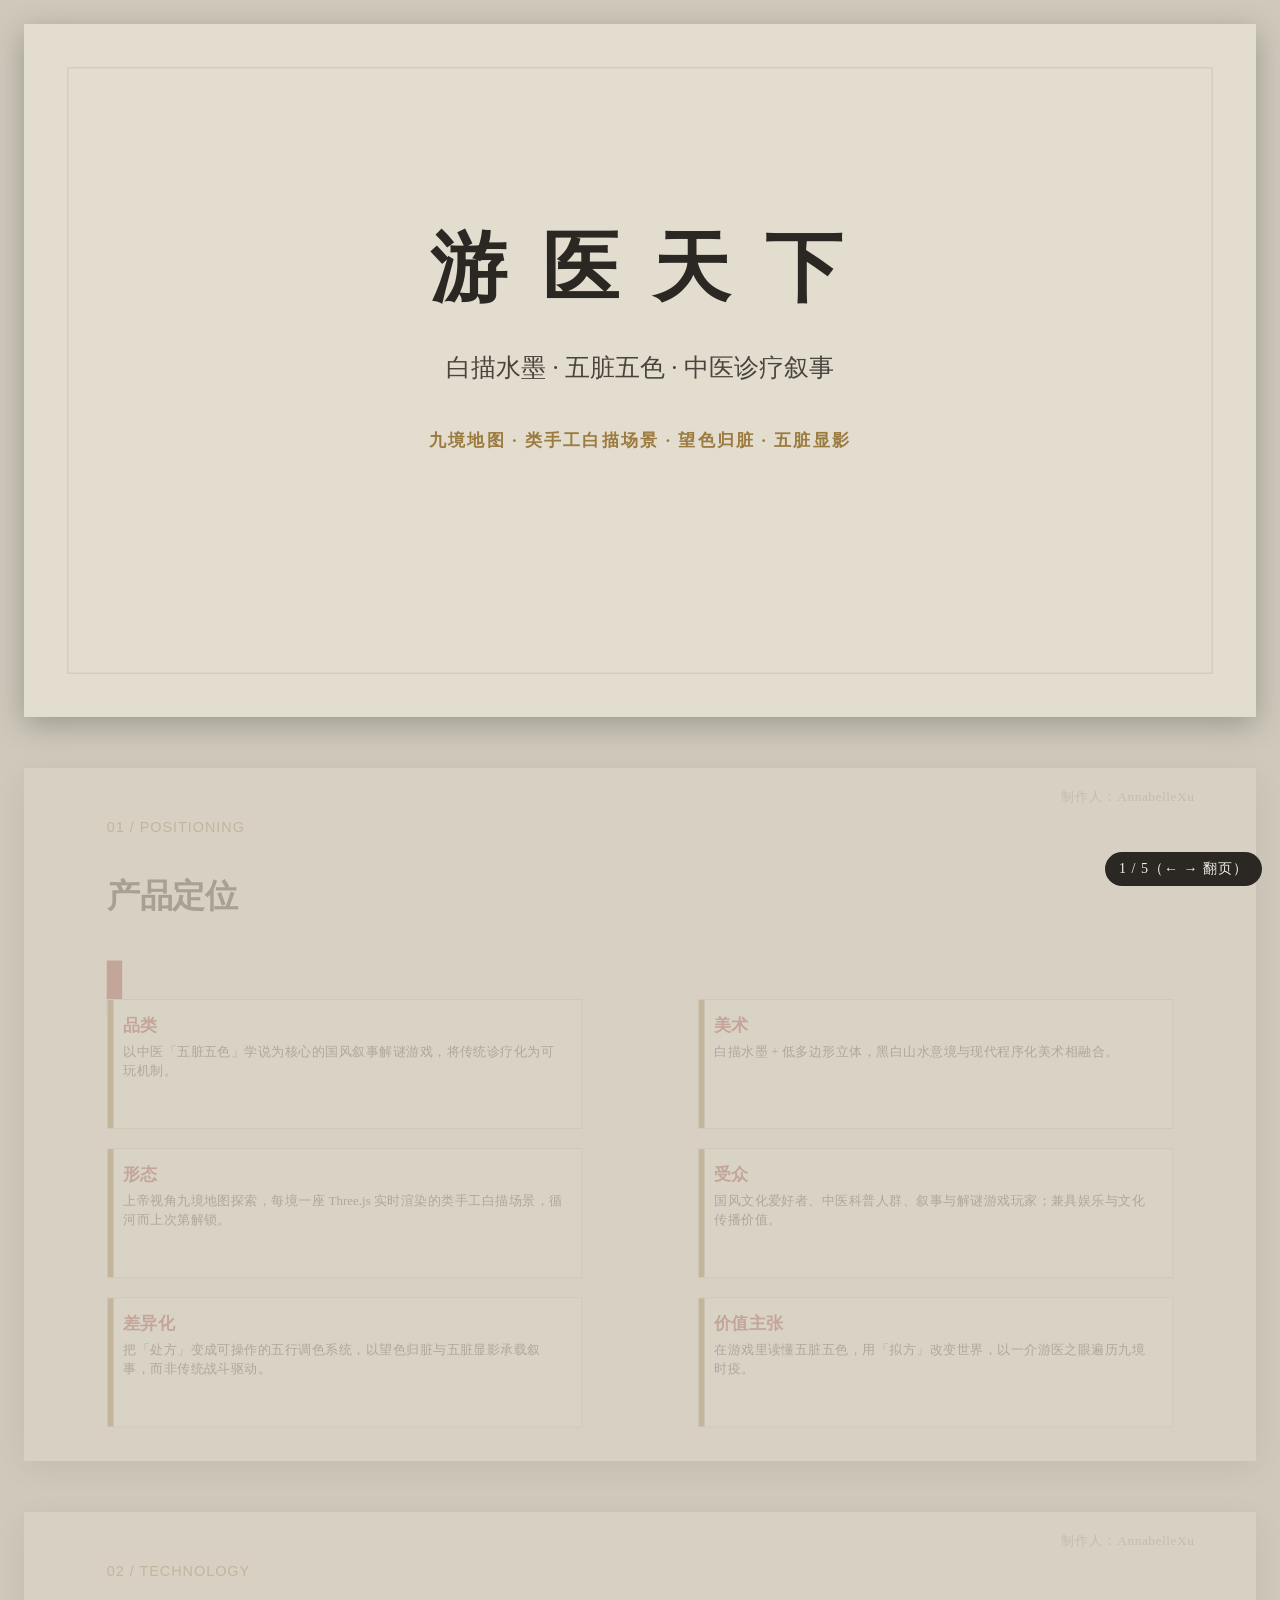
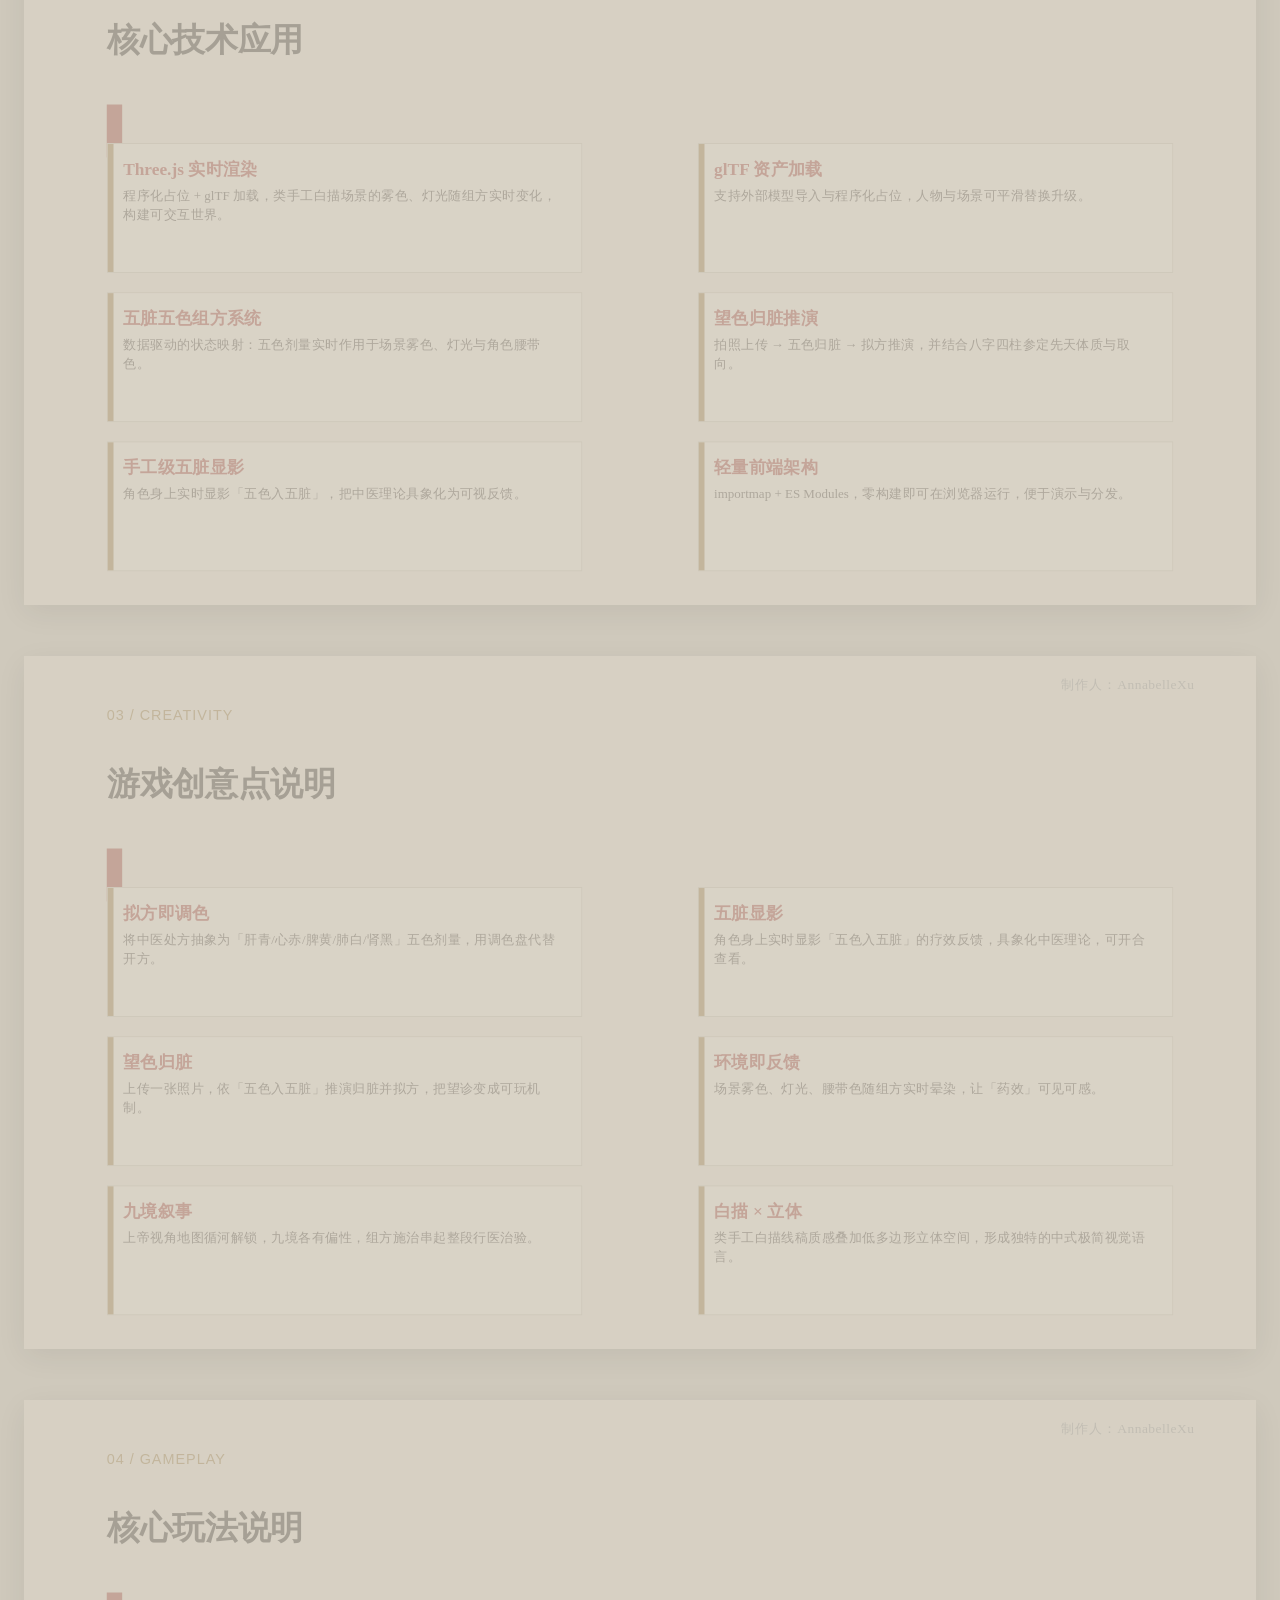
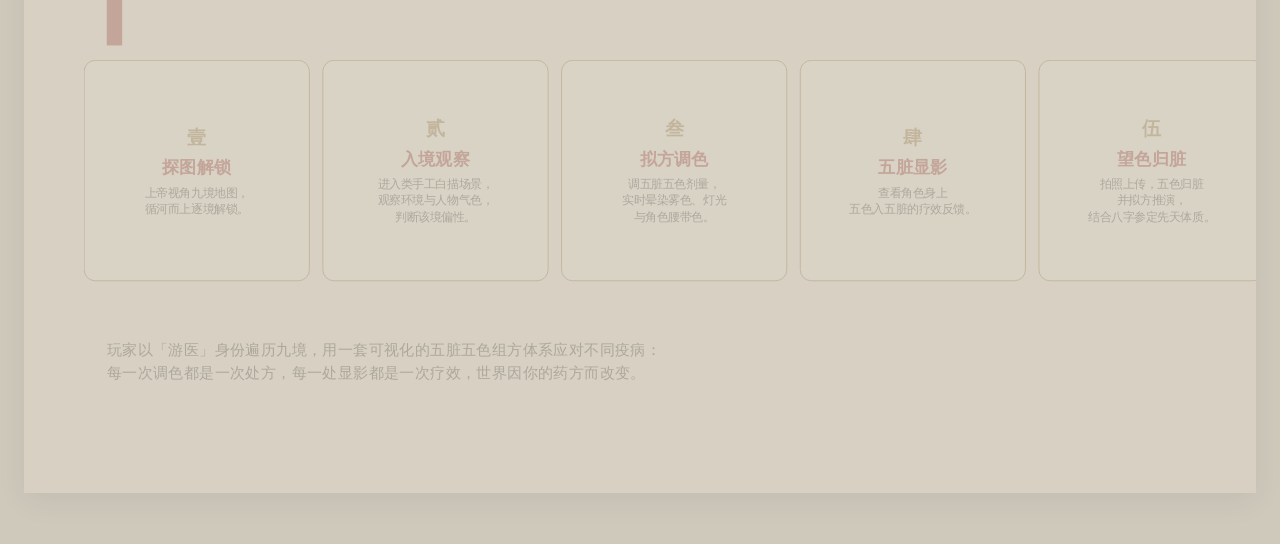
<file: preview.html>
<!DOCTYPE html>
<html lang="zh-CN">
<head>
<meta charset="utf-8">
<meta name="viewport" content="width=device-width, initial-scale=1">
<title>游医天下 · 游戏介绍预览</title>
<style>
  html,body{margin:0;background:#cfc9bc;font-family:"Songti SC","STSong","SimSun",serif;}
  #wrap{display:flex;flex-direction:column;align-items:center;gap:24px;padding:24px;}
  .stage{width:1280px;height:720px;position:relative;transform-origin:top center;
         background:#ece7da;box-shadow:0 8px 30px rgba(0,0,0,.25);overflow:hidden;}
  .paper2{background:#e3ddd0;}
  .frame{position:absolute;left:45px;top:45px;width:1190px;height:630px;border:1.5px solid #cdc6b6;box-sizing:border-box;}
  .credit{position:absolute;right:64px;top:21px;font-size:14px;color:#9a9a9a;text-align:right;letter-spacing:.5px;}
  .tag{position:absolute;left:86px;top:53px;font-size:15px;color:#9c7b3f;font-family:Arial,Helvetica,sans-serif;letter-spacing:1px;}
  .heading{position:absolute;left:86px;top:110px;font-size:34px;color:#2b2723;font-weight:700;}
  .hbar{position:absolute;left:86px;top:200px;width:16px;height:55px;background:#a33a32;}
  .heading.indent{left:122px;}
  .card{position:absolute;background:#f5f1e7;border:1px solid #cdc6b6;padding:14px 16px;box-sizing:border-box;}
  .card .k{color:#a33a32;font-size:18px;font-weight:700;margin-bottom:6px;}
  .card .v{color:#4a443d;font-size:13.5px;line-height:1.45;}
  .card .strip{position:absolute;left:0;top:0;width:6px;height:100%;background:#9c7b3f;}
  .step{position:absolute;background:#f5f1e7;border:1.25px solid #9c7b3f;border-radius:12px;
        display:flex;flex-direction:column;align-items:center;justify-content:center;text-align:center;
        padding:14px 10px;box-sizing:border-box;}
  .step .n{color:#9c7b3f;font-size:20px;font-weight:700;}
  .step .t{color:#a33a32;font-size:18px;font-weight:700;margin:6px 0;}
  .step .d{color:#4a443d;font-size:12px;line-height:1.4;}
  .ndesc{position:absolute;left:86px;width:1108px;top:560px;color:#4a443d;font-size:16px;line-height:1.5;}
  .cover-t{position:absolute;left:0;width:1280px;text-align:center;color:#2b2723;font-weight:700;letter-spacing:8px;}
  .cover-s{position:absolute;left:0;width:1280px;text-align:center;color:#4a443d;}
  .cover-g{position:absolute;left:0;width:1280px;text-align:center;color:#9c7b3f;font-weight:700;letter-spacing:2px;}
  .nav{position:fixed;bottom:14px;right:18px;background:#2b2723;color:#f5f1e7;padding:8px 14px;border-radius:20px;font-size:14px;letter-spacing:1px;}
</style>
</head>
<body>
<div id="wrap"></div>
<div class="nav" id="nav"></div>
<script>
const SLIDES=[
// 0 cover
`<div class="stage paper2">
  <div class="frame"></div>
  <div class="cover-t" style="top:200px;font-size:80px;">游 医 天 下</div>
  <div class="cover-s" style="top:340px;font-size:26px;">白描水墨 · 五脏五色 · 中医诊疗叙事</div>
  <div class="cover-g" style="top:420px;font-size:18px;">九境地图 · 类手工白描场景 · 望色归脏 · 五脏显影</div>
</div>`,
// 1 产品定位
`<div class="stage">
  <div class="credit">制作人：AnnabelleXu</div>
  <div class="tag">01 / POSITIONING</div>
  <div class="heading">产品定位</div><div class="hbar"></div>
  ${cards([
   ["品类","以中医「五脏五色」学说为核心的国风叙事解谜游戏，将传统诊疗化为可玩机制。"],
   ["美术","白描水墨 + 低多边形立体，黑白山水意境与现代程序化美术相融合。"],
   ["形态","上帝视角九境地图探索，每境一座 Three.js 实时渲染的类手工白描场景，循河而上次第解锁。"],
   ["受众","国风文化爱好者、中医科普人群、叙事与解谜游戏玩家；兼具娱乐与文化传播价值。"],
   ["差异化","把「处方」变成可操作的五行调色系统，以望色归脏与五脏显影承载叙事，而非传统战斗驱动。"],
   ["价值主张","在游戏里读懂五脏五色，用「拟方」改变世界，以一介游医之眼遍历九境时疫。"]
  ])}
</div>`,
// 2 核心技术应用
`<div class="stage">
  <div class="credit">制作人：AnnabelleXu</div>
  <div class="tag">02 / TECHNOLOGY</div>
  <div class="heading">核心技术应用</div><div class="hbar"></div>
  ${cards([
   ["Three.js 实时渲染","程序化占位 + glTF 加载，类手工白描场景的雾色、灯光随组方实时变化，构建可交互世界。"],
   ["glTF 资产加载","支持外部模型导入与程序化占位，人物与场景可平滑替换升级。"],
   ["五脏五色组方系统","数据驱动的状态映射：五色剂量实时作用于场景雾色、灯光与角色腰带色。"],
   ["望色归脏推演","拍照上传 → 五色归脏 → 拟方推演，并结合八字四柱参定先天体质与取向。"],
   ["手工级五脏显影","角色身上实时显影「五色入五脏」，把中医理论具象化为可视反馈。"],
   ["轻量前端架构","importmap + ES Modules，零构建即可在浏览器运行，便于演示与分发。"]
  ])}
</div>`,
// 3 游戏创意点
`<div class="stage">
  <div class="credit">制作人：AnnabelleXu</div>
  <div class="tag">03 / CREATIVITY</div>
  <div class="heading">游戏创意点说明</div><div class="hbar"></div>
  ${cards([
   ["拟方即调色","将中医处方抽象为「肝青/心赤/脾黄/肺白/肾黑」五色剂量，用调色盘代替开方。"],
   ["五脏显影","角色身上实时显影「五色入五脏」的疗效反馈，具象化中医理论，可开合查看。"],
   ["望色归脏","上传一张照片，依「五色入五脏」推演归脏并拟方，把望诊变成可玩机制。"],
   ["环境即反馈","场景雾色、灯光、腰带色随组方实时晕染，让「药效」可见可感。"],
   ["九境叙事","上帝视角地图循河解锁，九境各有偏性，组方施治串起整段行医治验。"],
   ["白描 × 立体","类手工白描线稿质感叠加低多边形立体空间，形成独特的中式极简视觉语言。"]
  ])}
</div>`,
// 4 核心玩法
`<div class="stage">
  <div class="credit">制作人：AnnabelleXu</div>
  <div class="tag">04 / GAMEPLAY</div>
  <div class="heading">核心玩法说明</div><div class="hbar"></div>
  ${steps([
   ["壹","探图解锁","上帝视角九境地图，<br>循河而上逐境解锁。"],
   ["贰","入境观察","进入类手工白描场景，<br>观察环境与人物气色，<br>判断该境偏性。"],
   ["叁","拟方调色","调五脏五色剂量，<br>实时晕染雾色、灯光<br>与角色腰带色。"],
   ["肆","五脏显影","查看角色身上<br>五色入五脏的疗效反馈。"],
   ["伍","望色归脏","拍照上传，五色归脏<br>并拟方推演，<br>结合八字参定先天体质。"]
  ])}
  <div class="ndesc">玩家以「游医」身份遍历九境，用一套可视化的五脏五色组方体系应对不同疫病：<br>每一次调色都是一次处方，每一处显影都是一次疗效，世界因你的药方而改变。</div>
</div>`
];

function cards(items){
  const pos=[[86,240],[700,240],[86,395],[700,395],[86,550],[700,550]];
  return items.map((it,i)=>{
    const[l,t]=pos[i];
    return `<div class="card" style="left:${l}px;top:${t}px;width:494px;height:135px;">
      <div class="strip"></div><div class="k">${it[0]}</div><div class="v">${it[1]}</div></div>`;
  }).join("");
}
function steps(items){
  const w=235,gap=13,x=62,top=270;
  return items.map((it,i)=>{
    const l=x+i*(w+gap);
    return `<div class="step" style="left:${l}px;top:${top}px;width:${w}px;height:230px;">
      <div class="n">${it[0]}</div><div class="t">${it[1]}</div><div class="d">${it[2]}</div></div>`;
  }).join("");
}

const wrap=document.getElementById("wrap");
let idx=0;
function render(){
  wrap.innerHTML=SLIDES.map((h,i)=>`<div style="opacity:${i===idx?1:.25}">${h}</div>`).join("");
  document.getElementById("nav").textContent=`${idx+1} / ${SLIDES.length}（← → 翻页）`;
  // scale each stage to fit width
  const scale=Math.min(1,(window.innerWidth-48)/1280);
  document.querySelectorAll(".stage").forEach(st=>st.style.transform=`scale(${scale})`);
}
window.addEventListener("keydown",e=>{
  if(e.key==="ArrowRight")idx=Math.min(SLIDES.length-1,idx+1);
  if(e.key==="ArrowLeft")idx=Math.max(0,idx-1);
  render();
});
window.addEventListener("resize",render);
render();
</script>
</body>
</html>
</file>
<file: styles.css>
/* 游医天下 · 类手工白描版样式（白描 · 黑白山水） */
:root{
  --paper:#f3f1e8; --paper-2:#eceae0; --ink:#1c1c1c; --ink-soft:#4a463c;
  --ink-faint:#8d897c; --line:#3a382f; --seal:#b3392f;
}
*{box-sizing:border-box}
html,body{height:100%;margin:0}
body{
  font-family:"Songti SC","STSong","Noto Serif CJK SC",serif;
  background:var(--paper); color:var(--ink);
  background-image:radial-gradient(circle at 20% 10%,#00000008,transparent 40%),radial-gradient(circle at 80% 90%,#0000000a,transparent 40%);
  overflow:hidden;
}
button{font-family:inherit;cursor:pointer}

.screen{position:fixed;inset:0;display:none;flex-direction:column}
.screen.on{display:flex}

/* 标题 */
#title{position:fixed;inset:0;flex-direction:column;align-items:center;justify-content:center;gap:18px;z-index:50;background:var(--paper)}
#title h1{font-size:clamp(48px,9vw,120px);letter-spacing:.3em;margin:0;text-shadow:2px 3px 0 #00000012}
#title .sub{font-size:16px;letter-spacing:.5em;color:var(--ink-soft)}
#title .br{width:60%;height:1px;background:var(--line);position:relative}
#title .br::after{content:"醫";position:absolute;left:50%;top:50%;transform:translate(-50%,-50%);background:var(--paper);padding:0 14px;color:var(--seal);font-size:20px}
#title .start{margin-top:10px;padding:12px 40px;background:transparent;border:1.5px solid var(--line);color:var(--ink);letter-spacing:.4em;font-size:18px;border-radius:2px;transition:.25s}
#title .start:hover{background:var(--ink);color:var(--paper)}
#title .leaf{position:absolute;font-size:13px;color:var(--ink-faint);letter-spacing:.2em;bottom:calc(var(--barH) + 14px)}

/* 地图屏 */
#mapScreen{background:var(--paper)}
.map-wrap{position:absolute;inset:0;overflow:hidden}
.map-wrap svg{width:100%;height:100%}
.map-title{position:absolute;top:18px;left:24px;z-index:5}
.map-title b{font-size:22px;letter-spacing:.3em}
.map-title span{display:block;font-size:12px;color:var(--ink-soft);letter-spacing:.3em;margin-top:4px}
.map-hint{position:absolute;bottom:calc(var(--barH) + 14px);left:24px;font-size:13px;color:var(--ink-soft);letter-spacing:.1em;z-index:5;max-width:60%}

.node{position:absolute;transform:translate(-50%,-50%);z-index:6;text-align:center;cursor:pointer;width:120px}
/* 节点道具：去底的白描小图，取代原先的圆点 */
.node .prop{position:relative;width:46px;height:46px;margin:0 auto;color:var(--line);transition:.25s}
.node .prop svg{width:100%;height:100%;display:block;overflow:visible}
.node .prop .p-seal{fill:var(--seal);stroke:none;opacity:.85}
.node .ring{position:absolute;left:50%;top:50%;width:150%;height:150%;transform:translate(-50%,-50%);border-radius:50%;background:radial-gradient(circle,#b3392f2e 0%,#b3392f00 68%);opacity:0;animation:halo 2.2s infinite}
.node .lbl{margin-top:10px;font-size:14px;letter-spacing:.2em;color:var(--ink);background:var(--paper);display:inline-block;padding:2px 6px;border:1px solid var(--line);border-radius:2px}
.node.done .prop{color:var(--ink)}
.node.done .prop::after{content:"已";position:absolute;right:-8px;top:-6px;width:15px;height:15px;line-height:15px;font-size:9px;text-align:center;color:var(--paper);background:var(--seal);border-radius:2px;opacity:.9}
.node.cur .ring{opacity:1}
.node.cur .prop{color:var(--seal)}
.node.cur .lbl{border-color:var(--seal);color:var(--seal)}
/* 未解锁：整块不再压到看不见，道具用浅墨（可辨认），仅地名压暗划线 */
.node.locked{cursor:not-allowed}
.node.locked .prop{color:var(--ink-soft);opacity:.8}
.node.locked .lbl{opacity:.6;text-decoration:line-through}
@keyframes halo{0%{transform:translate(-50%,-50%) scale(.55);opacity:.95}70%{transform:translate(-50%,-50%) scale(1.15);opacity:0}100%{opacity:0}}

/* 类手工白描场景屏 */
#sceneScreen{background:#e9e6dd}
/* 3D 舞台：桌面端全屏；手机竖屏限制为上端区域 */
.scene-stage{position:absolute;inset:0;z-index:0;overflow:hidden;background:#e9e6dd}
.bg-layer{position:absolute;inset:0;z-index:0;background-size:cover;background-position:center;background-repeat:no-repeat;pointer-events:none}
#threeCanvas{position:absolute;inset:0;z-index:1;width:100%;height:100%;display:block}
/* 手工级暗角 + 颗粒 */
#sceneScreen .veil{position:absolute;inset:0;z-index:3;pointer-events:none;opacity:0;transition:opacity .7s;background:radial-gradient(circle at 50% 44%,transparent 30%,#00000055 72%,#000000cc 100%);box-shadow:inset 0 0 220px #00000099}
#sceneScreen.cinema .veil{opacity:1}
#sceneScreen .ctag{position:absolute;left:20px;bottom:calc(var(--barH) + 10px);z-index:6;color:#e8b9b3;font-size:12px;letter-spacing:.4em;opacity:0;transition:opacity .7s;text-shadow:0 1px 4px #000}
#sceneScreen.cinema .ctag{opacity:.9}
.scene-hud{position:absolute;top:16px;left:20px;z-index:5;color:var(--paper);text-shadow:0 1px 4px #000}
.scene-hud .idx{font-size:12px;letter-spacing:.4em;color:#e8b9b3}
.scene-hud h2{margin:2px 0;font-size:30px;letter-spacing:.2em}
.scene-hud .st{font-size:12px;opacity:.8;letter-spacing:.2em}
.scene-tools{position:absolute;top:16px;right:20px;z-index:6;display:flex;gap:10px}
.btn{padding:9px 18px;border:1.5px solid var(--line);background:rgba(243,241,232,.92);color:var(--ink);letter-spacing:.25em;font-size:14px;border-radius:2px;transition:.2s}
.btn:hover{background:var(--ink);color:var(--paper)}
.btn.primary{background:var(--ink);color:var(--paper)}
.btn.primary:hover{background:var(--seal);border-color:var(--seal)}
.loading{position:absolute;inset:0;display:flex;align-items:center;justify-content:center;color:var(--ink-soft);letter-spacing:.3em;z-index:4;background:var(--paper)}

/* 叙事/组方抽屉 */
.drawer{position:absolute;left:0;bottom:var(--barH);width:min(560px,46vw);max-height:62vh;overflow:auto;z-index:7;background:var(--paper);border-top:1.5px solid var(--line);border-right:1.5px solid var(--line);padding:22px 26px;box-shadow:0 -10px 40px #00000033;animation:slideup .5s}
@keyframes slideup{from{transform:translateY(40px);opacity:0}to{transform:none;opacity:1}}
.drawer p{line-height:2;font-size:15.5px;text-align:justify;margin:0 0 12px;word-break:keep-all;overflow-wrap:break-word}
.drawer .seal{position:absolute;right:18px;top:18px;width:44px;height:44px;border:2px solid var(--seal);color:var(--seal);border-radius:4px;display:flex;align-items:center;justify-content:center;font-size:12px;line-height:1.1;text-align:center;transform:rotate(-6deg);opacity:.85}
.drawer .npc-card{display:flex;gap:14px;align-items:flex-start;border-top:1px dashed var(--ink-faint);border-bottom:1px dashed var(--ink-faint);padding:12px 0;margin:10px 0}
.drawer .npc-art{width:78px;height:112px;flex:none;background:var(--paper-2);border:1px solid var(--line);overflow:hidden}
.drawer .npc-art svg{width:100%;height:100%}
.drawer .npc-card b{font-size:17px}
.drawer .npc-card .role{font-size:12px;color:var(--ink-soft);margin-bottom:4px}
.drawer .npc-card .bz{font-size:13px;color:var(--seal)}
.drawer .npc-card .ds{font-size:13px;color:var(--ink-soft);margin-top:5px;line-height:1.7}

/* 组方 */
.formula{margin-top:8px;border:1px solid var(--line);border-radius:3px;padding:16px;background:var(--paper-2)}
.formula h3{margin:0 0 4px;font-size:15px;letter-spacing:.2em}
.formula .hint{font-size:13px;color:var(--ink-soft);line-height:1.8;margin-bottom:10px}
.jingfang{font-size:13px;background:#00000008;border-left:3px solid var(--seal);padding:8px 12px;margin-bottom:12px;line-height:1.8}
.sliders{display:flex;gap:8px;justify-content:space-between}
.scol{flex:1;display:flex;flex-direction:column;align-items:center;gap:5px}
.scol .bzname{font-size:14px}
.scol .bzclr{width:16px;height:16px;border-radius:50%;border:1px solid var(--line)}
.scol input[type=range]{writing-mode:vertical-lr;direction:rtl;width:8px;height:120px}
.scol .val{font-size:13px;color:var(--ink-soft);font-variant-numeric:tabular-nums}
.scol .zang{font-size:11px;color:var(--ink-faint)}
.scol .ref{font-size:11px;color:var(--ink-faint)}
.formula .actions{display:flex;gap:12px;margin-top:14px}
.result{border-top:1px solid var(--line);margin-top:14px;padding-top:12px}
.result .grade{display:inline-block;font-size:12px;letter-spacing:.3em;padding:3px 12px;border:1px solid var(--line);border-radius:2px;margin-bottom:8px}
.result .grade.shang{background:var(--ink);color:var(--paper)}
.result .grade.zhong{border-color:var(--seal);color:var(--seal)}
.result .grade.xia{border-style:dashed}
.result .env{font-size:13px;color:var(--ink-soft);border-left:3px solid var(--ink-faint);padding-left:10px;margin-top:8px}
.result .world{font-size:13px;color:var(--seal);background:#b3392f0d;padding:8px 10px;margin-top:8px;border-radius:2px;line-height:1.8}
.drawer .next-row{display:flex;justify-content:space-between;align-items:center;margin-top:14px;gap:12px}
.mapback{font-size:13px;color:var(--ink-soft);text-decoration:underline;cursor:pointer}

/* 本案病机（非 NPC，只读） */
.drawer .case{margin:14px 0;border-left:3px solid var(--ink-faint);padding:8px 12px;background:#00000006}
.drawer .case .cap{font-size:12px;letter-spacing:.3em;color:var(--seal);margin:6px 0 2px}
.drawer .case .ct{font-size:13.5px;color:var(--ink-soft);line-height:1.9}

/* GNPC 对话面板 */
.chat{position:absolute;right:0;bottom:var(--barH);width:min(420px,40vw);height:62vh;z-index:8;background:var(--paper);border-top:1.5px solid var(--line);border-left:1.5px solid var(--line);display:flex;flex-direction:column;box-shadow:0 -10px 40px #00000033;animation:slideup .5s}
.chat .chead{display:flex;gap:10px;align-items:center;padding:12px 14px;border-bottom:1px solid var(--line)}
.chat .chead .ava{width:40px;height:56px;background:var(--paper-2);border:1px solid var(--line);overflow:hidden;flex:none}
.chat .chead .ava svg{width:100%;height:100%}
.chat .chead b{font-size:16px}
.chat .chead .role{font-size:11px;color:var(--ink-soft)}
.chat .cbody{flex:1;overflow:auto;padding:12px 14px;font-size:14px;line-height:1.9}
.chat .msg{margin-bottom:10px}
.chat .msg.me{text-align:right}
.chat .msg.me span{display:inline-block;background:var(--ink);color:var(--paper);padding:6px 10px;border-radius:8px;text-align:left}
.chat .msg.npc span{display:inline-block;background:var(--paper-2);border:1px solid var(--line);padding:6px 10px;border-radius:8px}
.chat .cinput{display:flex;border-top:1px solid var(--line)}
.chat .cinput input{flex:1;border:none;padding:12px;font-family:inherit;font-size:14px;background:var(--paper);outline:none}
.chat .cinput button{border:none;border-left:1.5px solid var(--line);background:var(--ink);color:var(--paper);padding:0 18px;letter-spacing:.2em}
.chat .typing{font-size:12px;color:var(--ink-faint);padding:0 14px 8px}

.toast{position:fixed;bottom:calc(var(--barH) + 12px);left:50%;transform:translateX(-50%);background:var(--ink);color:var(--paper);padding:10px 22px;border-radius:2px;font-size:14px;letter-spacing:.1em;z-index:99;opacity:0;transition:.3s;pointer-events:none}
.toast.on{opacity:1}

.drawer p,.drawer .hint,.formula .hint,.jingfang,.result p,.result .env,.result .world,.chat .msg{white-space:pre-line;text-wrap:pretty}

@media (max-width:780px){
  /* 手机竖屏：3D 舞台只占上半屏，下面整块给面板 */
  .scene-stage{left:0;right:0;top:0;bottom:auto;height:46vh}

  /* 场景 HUD：给确定宽度，长境名正常换行；加半透明暗条便于在浅色背景上阅读 */
  .scene-hud{left:12px;right:12px;top:10px;max-width:none;padding:8px 10px;border-radius:0 0 6px 0;background:linear-gradient(180deg,rgba(20,18,15,.62),rgba(20,18,15,0))}
  .scene-hud .idx{font-size:11px;letter-spacing:.3em}
  .scene-hud h2{font-size:20px;letter-spacing:.1em;margin:2px 0;line-height:1.25}
  .scene-hud .st{font-size:11px}

  /* 工具条：放到上半屏与面板交界处，作为可换行的工具栏 */
  .scene-tools{top:calc(46vh + 4px);left:0;right:0;bottom:auto;width:auto;flex-wrap:wrap;gap:5px;justify-content:flex-start;padding:6px 12px;background:var(--paper);border-bottom:1px solid var(--line);z-index:11}
  .scene-tools .btn{font-size:12px;padding:6px 10px;letter-spacing:.08em}

  /* 抽屉 / 聊天面板：占满下半屏，顶部给工具条留空，底部给免责声明留空 */
  .drawer{top:calc(46vh + 4px);bottom:calc(var(--barH) + 4px);left:0;right:0;width:100vw;max-height:none;height:auto;border-right:none;border-top:1.5px solid var(--line);padding:60px 18px 12px 18px}
  .chat{top:calc(46vh + 4px);bottom:calc(var(--barH) + 4px);left:0;right:auto;width:100vw;height:auto;border-left:none;padding:60px 0 12px 0}

  /* 标题屏：缩小字距，避免溢出 */
  #title h1{font-size:clamp(40px,13vw,90px);letter-spacing:.2em}
  #title .sub{font-size:13px;letter-spacing:.3em}

  /* 社会背景动画：手机端避免单字换行 */
  .story-shot{padding:0 18px}
  .story-cap{font-size:18px;line-height:1.9;letter-spacing:.08em}

  /* 抽屉内印章下移，避免被顶部工具条/暗条遮挡 */
  .drawer .seal{top:70px;right:16px;width:40px;height:40px;font-size:11px}

  /* 地图：标题与提示限宽，节点收窄 */
  .map-title{max-width:calc(100% - 32px)}
  .map-title b{font-size:18px}
  .map-hint{max-width:calc(100% - 32px);font-size:12px}
  .node{width:86px}
  .node .prop{width:40px;height:40px}
  .node .lbl{font-size:12px;padding:1px 5px}
}

/* 更窄的竖屏（≤480px）进一步收紧 */
@media (max-width:480px){
  .scene-hud h2{font-size:19px}
  .scene-tools .btn{font-size:11px;padding:6px 9px;letter-spacing:.06em}
  .node{width:76px}
  .node .prop{width:34px;height:34px}
  .node .lbl{font-size:11px;letter-spacing:.12em}
}

/* 社会背景动画层 */
.story-layer{position:absolute;inset:0;z-index:20;display:none;flex-direction:column;justify-content:center;align-items:center;background:radial-gradient(circle at 50% 40%,#000000aa,#000000ee);backdrop-filter:blur(2px)}
.story-layer.on{display:flex;animation:fade .6s}
@keyframes fade{from{opacity:0}to{opacity:1}}
.story-shot{width:min(780px,92vw);max-width:780px;padding:0 30px;text-align:center}
.story-cap{font-size:23px;line-height:2.2;letter-spacing:.14em;color:var(--paper);text-shadow:0 2px 12px #000;opacity:0;transform:translateY(14px);white-space:normal;word-break:keep-all;overflow-wrap:break-word;text-wrap:balance}
.story-cap.show{animation:shotin .9s forwards}
@keyframes shotin{to{opacity:1;transform:none}}
.story-bar{position:absolute;bottom:calc(var(--barH) + 8px);display:flex;gap:16px;align-items:center}
.story-bar #storyStep{color:#cdbfa6;font-size:13px;letter-spacing:.3em}
.analysis{position:absolute;inset:0;display:none;align-items:center;justify-content:center}
.analysis.on{display:flex}
.a-card{width:min(620px,90vw);background:var(--paper);border:1.5px solid var(--line);box-shadow:0 30px 80px #00000066;padding:28px 30px;animation:pop .4s}
@keyframes pop{from{transform:scale(.94);opacity:0}to{transform:none;opacity:1}}
.a-title{font-size:20px;letter-spacing:.4em;color:var(--seal);margin-bottom:14px;border-bottom:1px solid var(--line);padding-bottom:10px}
.a-body .ac{margin-bottom:18px;display:block}
.a-body .ac b{display:block;margin-bottom:6px;color:var(--ink);font-size:14px;letter-spacing:.2em}
.a-body .ac span{display:block;color:var(--ink-soft);font-size:15px;line-height:1.9;white-space:pre-line;overflow-wrap:break-word;word-break:normal;text-wrap:balance}
.a-card #analysisGo{margin-top:8px}

/* 转归电影动画层 */
.outcome-layer{position:absolute;inset:0;z-index:21;display:none;flex-direction:column;justify-content:center;align-items:center;background:#000000cc}
.outcome-layer.on{display:flex;animation:fade .6s}
.outcome-cap{max-width:760px;padding:0 30px;text-align:center;font-size:24px;line-height:2.1;letter-spacing:.12em;color:#f3ead6;text-shadow:0 2px 16px #000;opacity:1;transform:none;white-space:normal;word-break:normal;overflow-wrap:break-word;text-wrap:balance}
.outcome-cap.show{animation:shotin 1s forwards}
.outcome-cap .ol{font-size:16px;letter-spacing:.5em;color:#e8b9b3;margin-bottom:18px}
.outcome-cap .osub{display:inline-block;max-width:600px;text-align:center;margin-top:18px;font-size:15px;letter-spacing:.18em;color:#bcae95;line-height:1.9;overflow-wrap:break-word;text-wrap:balance}
.outcome-go{margin-top:26px}

/* 具体用药方案 */
/* 组方区：本草升降色盘入口 + 可点的药名 */
.formula .refrow{display:flex;gap:10px;margin:6px 0 4px}
.herb-link{cursor:pointer;border-bottom:1px dotted var(--seal);color:var(--ink);transition:.15s}
.herb-link:hover{color:var(--seal);background:#b3392f11}

/* 本草升降色盘浮层（图鉴） */
.bw-overlay{position:fixed;inset:0;z-index:120;display:none;align-items:center;justify-content:center;background:#0b0f12cc;backdrop-filter:blur(3px);padding:28px}
.bw-overlay.on{display:flex;animation:fade .35s}
.bw-modal{
  --bw-ground:#0E1317; --bw-panel:#151B21; --bw-rule:#27313A; --bw-ink:#D9D4C8; --bw-mute:#848B94;
  --bw-serif:"Songti SC","STSong","Noto Serif CJK SC",serif; --bw-sans:"PingFang SC","Hiragino Sans GB","Microsoft YaHei",system-ui,sans-serif;
  width:min(1120px,96vw);max-height:92vh;display:flex;flex-direction:column;background:var(--bw-ground);
  border:1.5px solid var(--bw-rule);box-shadow:0 40px 120px #000000aa;border-radius:3px;overflow:hidden;
  animation:pop .4s;
}
.bw-head{display:flex;align-items:flex-start;justify-content:space-between;gap:16px;padding:16px 22px;
  background:var(--paper);border-bottom:1.5px solid var(--line)}
.bw-head .bw-t b{font-family:var(--bw-serif);font-size:21px;letter-spacing:.22em;color:var(--ink);display:block}
.bw-head .bw-t span{display:block;font-size:12.5px;color:var(--ink-soft);letter-spacing:.06em;margin-top:5px;max-width:60em;line-height:1.7}
.bw-close{background:transparent;border:1.5px solid var(--line);color:var(--ink);width:36px;height:36px;flex:none;
  border-radius:2px;font-size:16px;cursor:pointer;transition:.2s}
.bw-close:hover{background:var(--seal);border-color:var(--seal);color:#fff}
.bw-stage{display:grid;grid-template-columns:minmax(0,1.3fr) minmax(0,1fr);gap:34px;padding:26px 30px;overflow:auto}
@media (max-width:880px){.bw-stage{grid-template-columns:1fr;gap:24px}}
.bw-svg{width:100%;height:auto;display:block;overflow:visible}
.bw-svg .tile{cursor:pointer;stroke:var(--bw-ground);stroke-width:1.4;transition:stroke .2s,opacity .2s}
.bw-svg .tile:hover{stroke:var(--bw-ink);stroke-width:1.7}
.bw-svg .tile.hot{stroke:var(--seal);stroke-width:2.4}
.bw-svg .tile:focus{outline:none}
.bw-svg .tlabel{font-family:var(--bw-serif);font-size:11px;pointer-events:none;letter-spacing:.02em}
.bw-svg .sect{font-family:var(--bw-serif);font-size:16px;letter-spacing:.22em;text-anchor:middle}
.bw-svg .hubline{font-family:var(--bw-serif);text-anchor:middle}
.bw-side h3{font-family:var(--bw-serif);font-size:18px;font-weight:400;letter-spacing:.14em;margin:0 0 4px;color:var(--bw-ink)}
.bw-side .sub{color:var(--bw-mute);font-size:13px;margin:0 0 20px}
.bw-side .ramp{display:flex;height:24px;margin:0 0 6px;border:1px solid var(--bw-rule)}
.bw-side .ramp i{flex:1}
.bw-side .rampcap{display:flex;justify-content:space-between;color:var(--bw-mute);font-size:11.5px;letter-spacing:.14em;margin-bottom:24px}
.bw-side .rows{border-top:1px solid var(--bw-rule)}
.bw-side .row{padding:12px 0;border-bottom:1px solid var(--bw-rule)}
.bw-side .row .rh{display:flex;align-items:baseline;gap:10px;margin-bottom:7px}
.bw-side .row .rh b{font-family:var(--bw-serif);font-size:16px;font-weight:400;letter-spacing:.1em}
.bw-side .row .rh span{font-size:11.5px;color:var(--bw-mute);letter-spacing:.1em}
.bw-side .strip{position:relative;height:22px}
.bw-side .strip .base{position:absolute;top:10px;left:0;right:0;height:1px;background:var(--bw-rule)}
.bw-side .strip .mid{position:absolute;top:4px;bottom:4px;left:50%;width:1px;background:#333F49}
.bw-side .pip{position:absolute;top:4px;width:13px;height:13px;border-radius:50%;transform:translateX(-50%);cursor:pointer;border:1px solid rgba(0,0,0,.35)}
.bw-side .pip:hover,.bw-side .pip.on{outline:1.5px solid var(--bw-ink);outline-offset:1px}
.bw-side .card{margin-top:24px;border:1px solid var(--bw-rule);background:var(--bw-panel);padding:15px 16px;min-height:128px}
.bw-side .card .cn{font-family:var(--bw-serif);font-size:25px;letter-spacing:.1em;display:flex;align-items:center;gap:10px;margin-bottom:2px;color:var(--bw-ink)}
.bw-side .card .sw{width:14px;height:14px;flex:none;border-radius:2px}
.bw-side .card .meta{font-size:12.5px;color:var(--bw-mute);margin-bottom:9px}
.bw-side .card .why{font-size:13px;line-height:1.8;color:#A6ACB4}
.bw-side .card .empty{color:var(--bw-mute);font-size:13px}

/* 常驻免责声明（底部条，约 30px 高；下方元素一律让出 --barH 的高度） */
:root{--barH:calc(32px + env(safe-area-inset-bottom, 0px))}
.disclaimer{position:fixed;left:0;right:0;bottom:0;z-index:90;background:rgba(28,28,28,.82);color:#f3ead6;
  font-size:12.5px;letter-spacing:.18em;text-align:center;padding:7px 12px;backdrop-filter:blur(2px);pointer-events:none;
  padding-bottom:calc(7px + env(safe-area-inset-bottom, 0px))}

/* 右上角：本草升降色盘（本集相关嵌入） */
.bw-embed{
  --bw-ground:#0E1317; --bw-panel:#151B21; --bw-rule:#27313A; --bw-ink:#D9D4C8; --bw-mute:#848B94;
  position:absolute;top:62px;right:16px;z-index:6;width:300px;background:rgba(243,241,232,.94);
  border:1.5px solid var(--line);box-shadow:0 14px 40px #00000055;border-radius:3px;padding:12px 13px 14px;
  animation:pop .4s;
}
.bw-embed.collapsed{display:none}
.bw-embed .bwe-head{display:flex;align-items:center;flex-wrap:wrap;gap:6px 8px;margin-bottom:8px}
.bw-embed .bwe-head b{font-size:15px;letter-spacing:.18em;color:var(--ink)}
.bw-embed .bwe-tag{font-size:11.5px;color:var(--seal);letter-spacing:.1em}
.bw-embed .bwe-chip{margin-left:auto;font-size:11px;letter-spacing:.12em;padding:2px 8px;border-radius:2px}
.bw-embed .bwe-wheel{width:100%}
.bw-embed .bwe-svg{width:100%;height:auto;display:block;overflow:visible}
.bwe-svg .tile{stroke:var(--bw-ground);stroke-width:1.4;transition:stroke .2s,opacity .2s;cursor:pointer}
.bwe-svg .tile:hover{stroke:var(--seal);stroke-width:1.8}
.bwe-svg .tile.hot{stroke:var(--seal);stroke-width:2.6}
.bwe-svg .tlabel,.bwe-svg .sect{display:none}
.bwe-svg .hubline{font-family:"Songti SC","STSong","Noto Serif CJK SC",serif;text-anchor:middle}
.bw-embed .bwe-legend{display:flex;flex-wrap:wrap;gap:5px;margin-top:10px;border-top:1px dashed var(--ink-faint);padding-top:9px}
.bw-embed .bwe-herb{font-size:12px;background:var(--paper-2);border:1px solid var(--line);border-radius:2px;padding:2px 7px;cursor:pointer;transition:.15s}
.bw-embed .bwe-herb:hover{background:var(--seal);color:#fff;border-color:var(--seal)}
.bw-embed .bwe-empty{font-size:12px;color:var(--ink-faint)}

/* 我要上传：望形开方浮层 */
.up-overlay{position:fixed;inset:0;z-index:130;display:none;align-items:center;justify-content:center;background:#0b0f12cc;backdrop-filter:blur(3px);padding:28px}
.up-overlay.on{display:flex;animation:fade .35s}
.up-modal{width:min(960px,96vw);max-height:92vh;display:flex;flex-direction:column;background:var(--paper);
  border:1.5px solid var(--line);box-shadow:0 40px 120px #000000aa;border-radius:3px;overflow:auto;animation:pop .4s}
.up-head{display:flex;align-items:flex-start;justify-content:space-between;gap:16px;padding:16px 22px;border-bottom:1.5px solid var(--line)}
.up-head .up-t b{font-size:21px;letter-spacing:.22em;color:var(--ink);display:block}
.up-head .up-t span{display:block;font-size:12.5px;color:var(--ink-soft);letter-spacing:.06em;margin-top:5px;max-width:60em;line-height:1.7}
.up-close{background:transparent;border:1.5px solid var(--line);color:var(--ink);width:36px;height:36px;flex:none;border-radius:2px;font-size:16px;cursor:pointer;transition:.2s}
.up-close:hover{background:var(--seal);border-color:var(--seal);color:#fff}
.up-stage{display:grid;grid-template-columns:minmax(0,1fr) minmax(0,1.1fr);gap:26px;padding:24px 28px;overflow:auto}
.up-drop{display:flex;align-items:center;justify-content:center;aspect-ratio:1/1;width:100%;border:2px dashed var(--line);border-radius:4px;cursor:pointer;position:relative;overflow:hidden;background:var(--paper-2);transition:.2s}
.up-drop.on{border-color:var(--seal);background:#b3392f0d}
.up-placeholder{text-align:center;color:var(--ink-soft);font-size:14px;letter-spacing:.1em;line-height:2;padding:0 14px}
.up-placeholder span{display:block;font-size:12px;color:var(--ink-faint)}
.up-img{position:absolute;inset:0;width:100%;height:100%;object-fit:cover}
.up-right{font-size:14px}
.up-empty{color:var(--ink-soft);font-size:14px;line-height:1.9}
.up-res .up-diag{display:flex;gap:16px;align-items:flex-start;margin-bottom:14px}
.up-thumb{width:96px;height:96px;object-fit:cover;border:1px solid var(--line);flex:none}
.up-line{font-size:17px;letter-spacing:.06em;line-height:1.8}
.up-sub{font-size:13.5px;color:var(--ink-soft);margin-top:6px;line-height:1.8}
.up-note{font-size:12.5px;color:var(--seal);margin-top:12px;line-height:1.8}
.up-foot{font-size:12.5px;letter-spacing:.12em;color:var(--ink-soft);text-align:center;padding:10px;border-top:1px solid var(--line);background:#00000006}

/* 我要上传：右栏外泌体 NPC + 对话面板 */
.up-right-col{display:flex;flex-direction:column;gap:16px;position:relative}
.up-exo{align-self:center;display:flex;flex-direction:column;align-items:center;gap:8px;cursor:pointer;animation:exoFloat 3s ease-in-out infinite}
.up-exo-body{position:relative;width:64px;height:64px}
.up-exo-core{position:absolute;inset:8px;border-radius:50%;background:radial-gradient(circle at 35% 35%,#ffe9a8,#e6b85c 40%,#a36d2a 100%);box-shadow:inset -6px -6px 14px #6e430db3,0 4px 14px #a36d2a66}
.up-exo-glow{position:absolute;inset:-4px;border-radius:50%;background:radial-gradient(circle,#ffecbd66 0%,transparent 70%);animation:exoPulse 2s ease-in-out infinite;filter:blur(4px)}
.up-exo-lbl{font-size:13px;letter-spacing:.12em;color:var(--ink-soft);white-space:nowrap;transition:.2s}
.up-exo:hover .up-exo-lbl{color:var(--seal)}
.up-exo:hover .up-exo-core{filter:brightness(1.1)}
@keyframes exoFloat{0%,100%{transform:translateY(0)}50%{transform:translateY(-12px)}}
@keyframes exoPulse{0%,100%{opacity:.6;transform:scale(1)}50%{opacity:1;transform:scale(1.15)}}

.up-chat{display:flex;flex-direction:column;gap:10px;padding:16px 22px;border-top:1.5px solid var(--line);background:#00000005}
.up-chat[hidden]{display:none}
.up-chat-head{display:flex;align-items:baseline;gap:12px;flex-wrap:wrap}
.up-chat-head b{font-size:16px;letter-spacing:.14em;color:var(--ink)}
.up-chat-sub{font-size:11.5px;color:var(--ink-faint);letter-spacing:.04em}
.up-chat-msgs{display:flex;flex-direction:column;gap:8px;max-height:230px;overflow:auto;padding:4px 2px}
.up-msg{font-size:14px;line-height:1.8;max-width:84%;padding:9px 13px;border-radius:8px;white-space:pre-wrap;word-break:break-word}
.up-msg.npc{align-self:flex-start;background:var(--paper-2);border:1px solid var(--line);color:var(--ink)}
.up-msg.me{align-self:flex-end;background:var(--seal);color:#fff;border:1px solid var(--seal)}
.up-chat-input{display:flex;gap:8px}
.up-chat-input input{flex:1;font-family:inherit;font-size:14px;padding:9px 12px;border:1.5px solid var(--line);background:var(--paper);outline:none;border-radius:2px;color:var(--ink)}
.up-chat-input input:focus{border-color:var(--seal)}

/* 生辰八字输入 + 先天五行展示 */
.up-bazi{display:flex;flex-direction:column;gap:7px;padding:14px 22px;border-bottom:1px solid var(--line);background:#00000005}
.up-bazi-l{font-size:12.5px;letter-spacing:.24em;color:var(--seal)}
.up-bazi-i{font-family:inherit;font-size:15px;letter-spacing:.12em;padding:9px 12px;border:1.5px solid var(--line);background:var(--paper);outline:none;border-radius:2px;color:var(--ink)}
.up-bazi-i:focus{border-color:var(--seal)}
.up-bazi-s{font-size:11.5px;color:var(--ink-faint);letter-spacing:.04em}
.up-bazi-out{margin:14px 0 4px;padding:12px 14px;border-left:3px solid var(--ink-faint);background:#00000006;border-radius:0 2px 2px 0}
.bz-tags{display:flex;gap:6px;margin:8px 0 4px;flex-wrap:wrap}
.bz-tag{font-size:12px;padding:2px 8px;border:1px solid var(--c,var(--line));color:var(--c,var(--ink));border-radius:2px;letter-spacing:.06em}

@media (max-width:820px){
  .bw-embed{display:none}
  .up-stage{grid-template-columns:1fr;gap:22px}
}

.plan{margin:16px 0 4px;border-top:1px dashed var(--line);padding-top:12px}
.plan-out{margin-top:18px}
.ph-title{font-size:13px;letter-spacing:.3em;color:var(--seal);margin-bottom:8px}
.ph-list{display:flex;flex-wrap:wrap;gap:8px}
.ph-item{display:flex;align-items:baseline;gap:6px;background:var(--paper-2);border:1px solid var(--line);border-radius:2px;padding:6px 10px;font-size:14px}
.ph-item b{font-size:15px;color:var(--ink)}
.ph-item .pd{color:var(--seal);font-weight:600}
.ph-item .pn{font-size:12px;color:var(--ink-soft)}
.ph-item i{font-style:normal;font-size:11px;background:var(--seal);color:#fff;padding:1px 5px;border-radius:2px;margin-left:2px}
.ph{font-size:13px;color:var(--ink-soft);font-style:italic}

/* —— 场景 HUD 计时器 —— */
.timer{display:inline-block;margin:6px 0 0;font-size:13px;letter-spacing:.16em;color:#fff;background:var(--seal);padding:3px 12px;border-radius:2px}
.score-line{font-size:14px;letter-spacing:.1em;color:var(--seal);margin:2px 0 10px}

/* —— 结局 · 行旅总结与医道评级 —— */
#endInner{max-width:560px}
.end-rank{display:inline-block;font-size:20px;letter-spacing:.18em;padding:8px 22px;margin:6px 0 4px;border:1.5px solid var(--seal);border-radius:3px;color:#fff}
.end-rank.r1{background:#7a1f1f}.end-rank.r2{background:#9c5b2a}.end-rank.r3{background:#3a6b5e}
.end-rank.r4{background:#5d7884}.end-rank.r5{background:#8a8675}
.end-score{font-size:16px;margin:6px 0 2px}
.end-time{font-size:13px;color:var(--ink-soft);margin-bottom:14px}
.end-table{width:100%;border-collapse:collapse;margin:6px 0 18px;font-size:14px}
.end-table th,.end-table td{border:1px solid var(--line);padding:7px 10px;text-align:center}
.end-table th{background:var(--paper-2);letter-spacing:.1em;color:var(--ink-soft);font-weight:600}
/* 「境」列：表头与其下格子文字统一居中（原先第一列格子被单独设为左对齐） */
.end-table th:first-child,.end-table td:first-child{text-align:center}
.end-empty{color:var(--ink-soft);margin:10px 0 18px}
</file>
